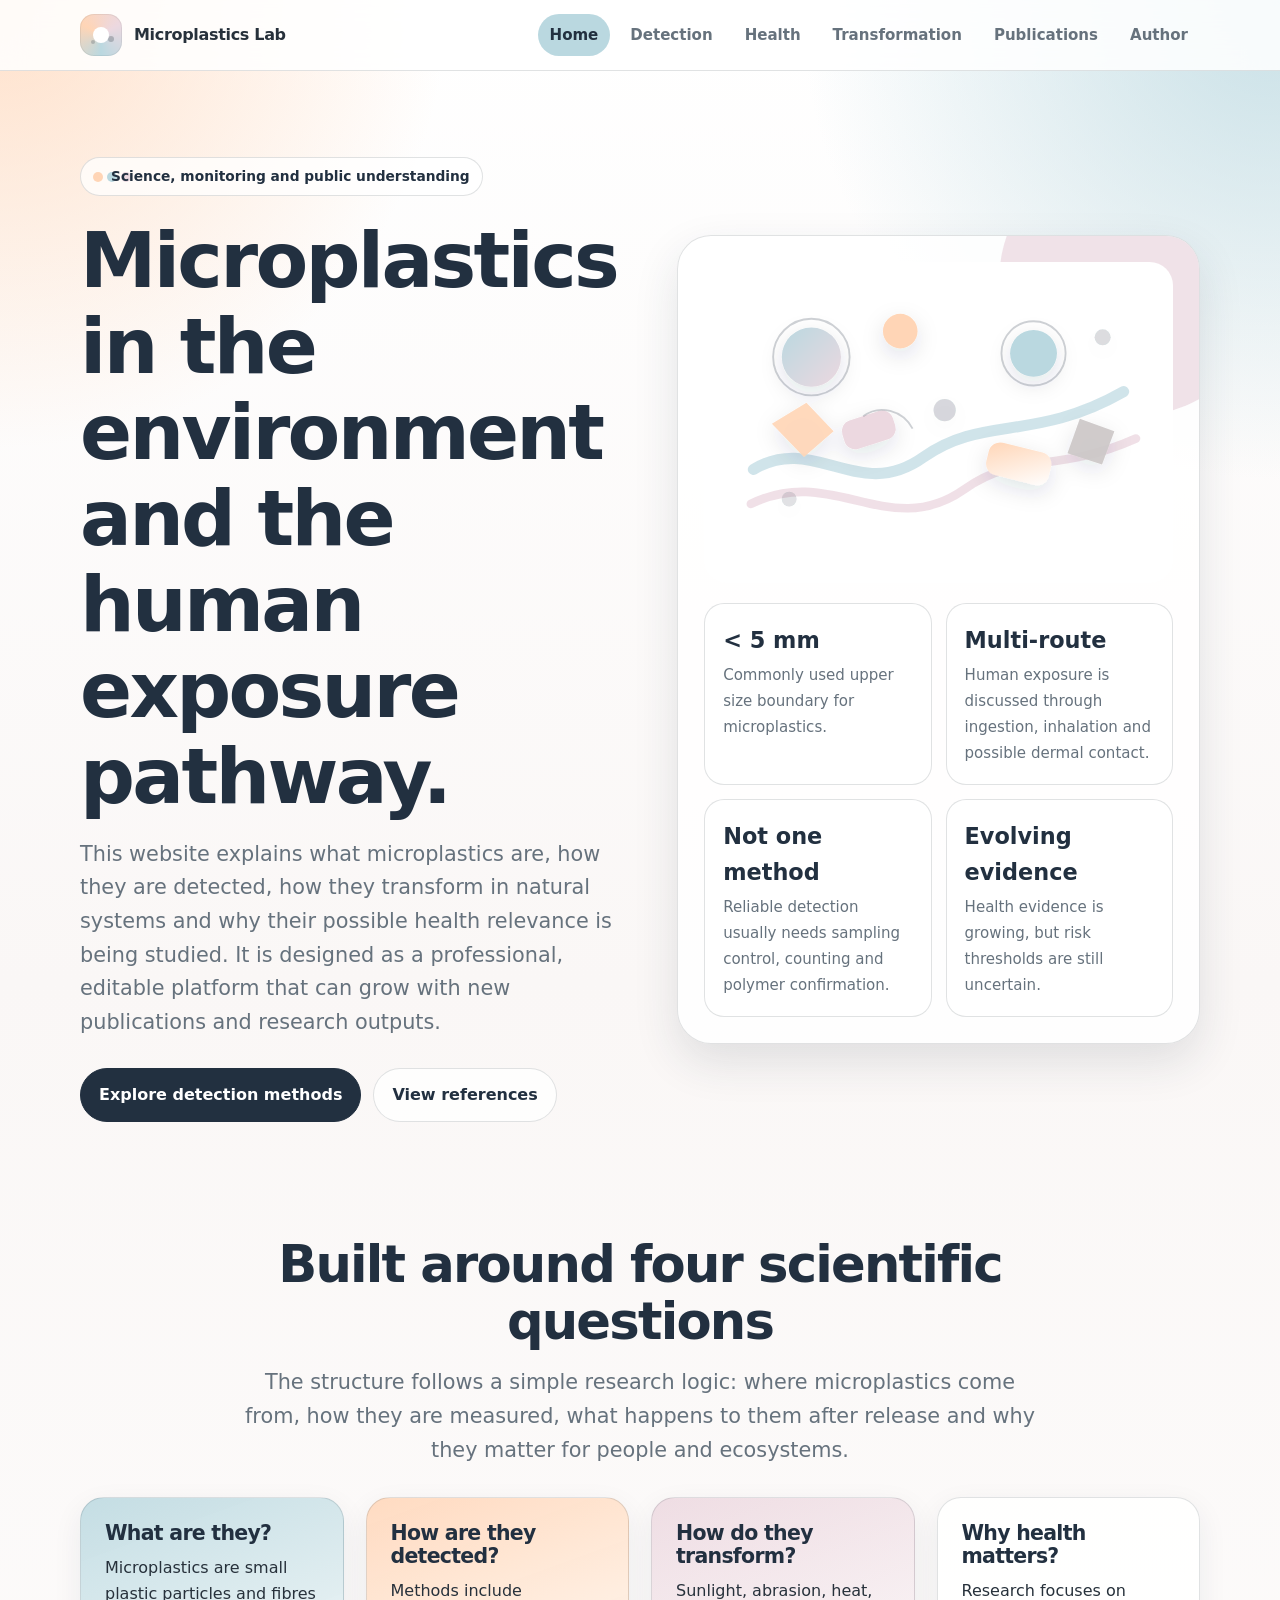
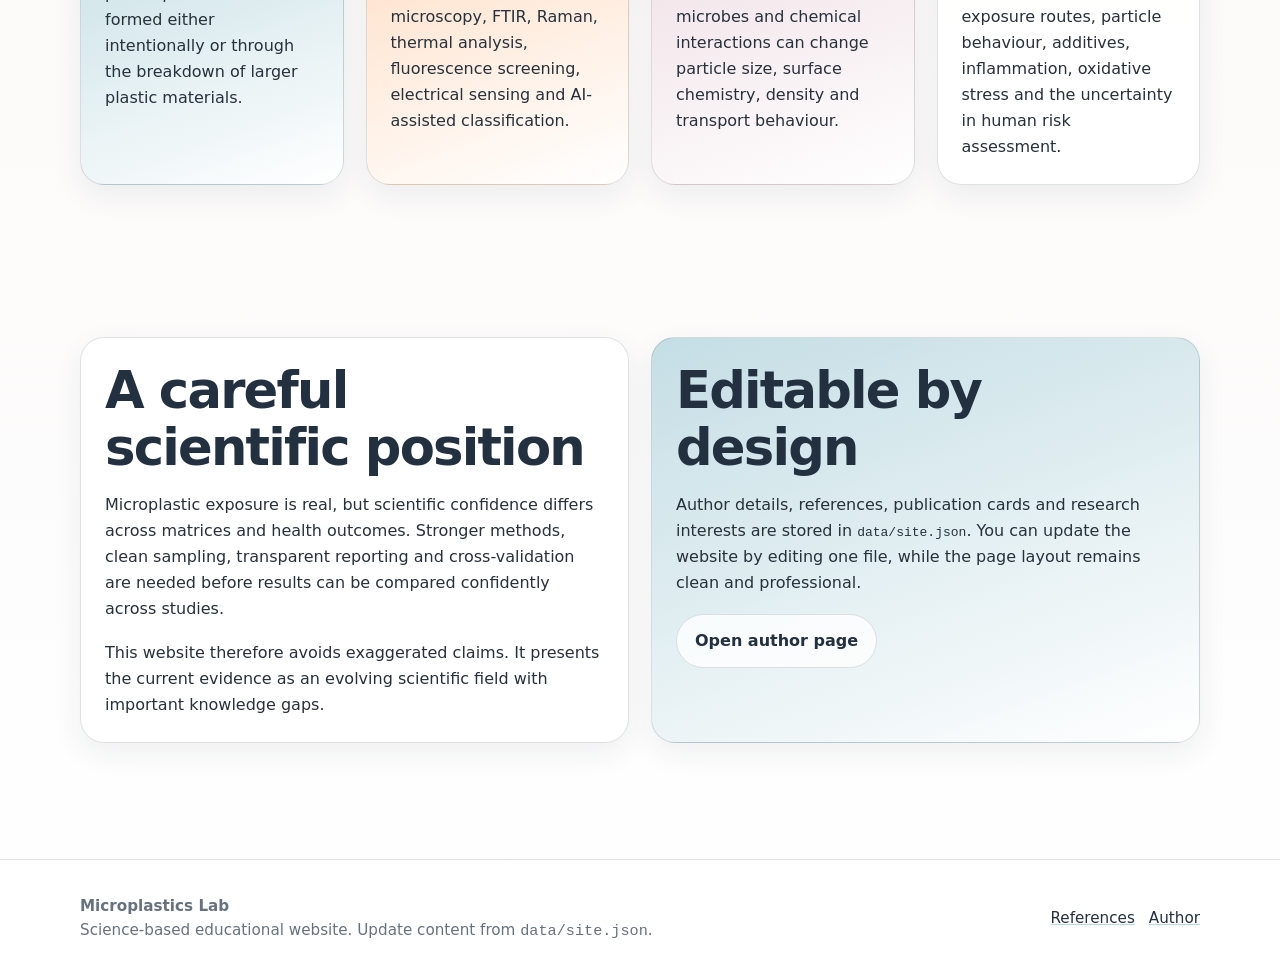
<file: index.html>
<!doctype html>
<html lang="en">
<head>
  <meta charset="utf-8">
  <meta name="viewport" content="width=device-width, initial-scale=1">
  <title>Microplastics Lab | Detection, Transformation and Health Relevance</title>
  <meta name="description" content="A science-based website on microplastic detection, transformation and health relevance.">
  <link rel="stylesheet" href="assets/css/styles.css">
</head>
<body>

<a class="skip-link" href="#content">Skip to content</a>
<header class="site-header">
  <div class="nav-wrap">
    <a class="brand" href="index.html" aria-label="Microplastics website home">
      <span class="brand-mark" aria-hidden="true"></span>
      <span>Microplastics Lab</span>
    </a>
    <button class="nav-toggle" type="button" aria-expanded="false" aria-label="Open navigation">Menu</button>
    <ul class="nav-links">
      <li><a href="index.html">Home</a></li>
      <li><a href="detection.html">Detection</a></li>
      <li><a href="health.html">Health</a></li>
      <li><a href="transformation.html">Transformation</a></li>
      <li><a href="publications.html">Publications</a></li>
      <li><a href="author.html">Author</a></li>
    </ul>
  </div>
</header>


<main id="content">
  <section class="hero">
    <div>
      <span class="kicker">Science, monitoring and public understanding</span>
      <h1>Microplastics in the environment and the human exposure pathway.</h1>
      <p class="lead">This website explains what microplastics are, how they are detected, how they transform in natural systems and why their possible health relevance is being studied. It is designed as a professional, editable platform that can grow with new publications and research outputs.</p>
      <div class="cta-row">
        <a class="button primary" href="detection.html">Explore detection methods</a>
        <a class="button secondary" href="publications.html">View references</a>
      </div>
    </div>
    <div class="hero-card">
      <img src="assets/img/microplastics-hero.svg" alt="Abstract illustration of microplastic particles in water">
      <div class="metric-grid">
        <div class="metric"><strong>&lt; 5 mm</strong><span>Commonly used upper size boundary for microplastics.</span></div>
        <div class="metric"><strong>Multi-route</strong><span>Human exposure is discussed through ingestion, inhalation and possible dermal contact.</span></div>
        <div class="metric"><strong>Not one method</strong><span>Reliable detection usually needs sampling control, counting and polymer confirmation.</span></div>
        <div class="metric"><strong>Evolving evidence</strong><span>Health evidence is growing, but risk thresholds are still uncertain.</span></div>
      </div>
    </div>
  </section>

  <section class="section tight">
    <div class="section-head center">
      <h2>Built around four scientific questions</h2>
      <p class="lead">The structure follows a simple research logic: where microplastics come from, how they are measured, what happens to them after release and why they matter for people and ecosystems.</p>
    </div>
    <div class="grid four">
      <article class="card accent-a">
        <h3>What are they?</h3>
        <p>Microplastics are small plastic particles and fibres formed either intentionally or through the breakdown of larger plastic materials.</p>
      </article>
      <article class="card accent-b">
        <h3>How are they detected?</h3>
        <p>Methods include microscopy, FTIR, Raman, thermal analysis, fluorescence screening, electrical sensing and AI-assisted classification.</p>
      </article>
      <article class="card accent-c">
        <h3>How do they transform?</h3>
        <p>Sunlight, abrasion, heat, microbes and chemical interactions can change particle size, surface chemistry, density and transport behaviour.</p>
      </article>
      <article class="card">
        <h3>Why health matters?</h3>
        <p>Research focuses on exposure routes, particle behaviour, additives, inflammation, oxidative stress and the uncertainty in human risk assessment.</p>
      </article>
    </div>
  </section>

  <section class="section">
    <div class="grid two">
      <div class="card">
        <h2>A careful scientific position</h2>
        <p>Microplastic exposure is real, but scientific confidence differs across matrices and health outcomes. Stronger methods, clean sampling, transparent reporting and cross-validation are needed before results can be compared confidently across studies.</p>
        <p>This website therefore avoids exaggerated claims. It presents the current evidence as an evolving scientific field with important knowledge gaps.</p>
      </div>
      <div class="card accent-a">
        <h2>Editable by design</h2>
        <p>Author details, references, publication cards and research interests are stored in <code>data/site.json</code>. You can update the website by editing one file, while the page layout remains clean and professional.</p>
        <a class="button secondary" href="author.html">Open author page</a>
      </div>
    </div>
  </section>
</main>

<footer class="site-footer">
  <div class="footer-inner">
    <div>
      <strong>Microplastics Lab</strong><br>
      Science-based educational website. Update content from <code>data/site.json</code>.
    </div>
    <div class="footer-links">
      <a href="publications.html">References</a>
      <a href="author.html">Author</a>
    </div>
  </div>
</footer>
<script src="assets/js/main.js"></script>

</body>
</html>
</file>
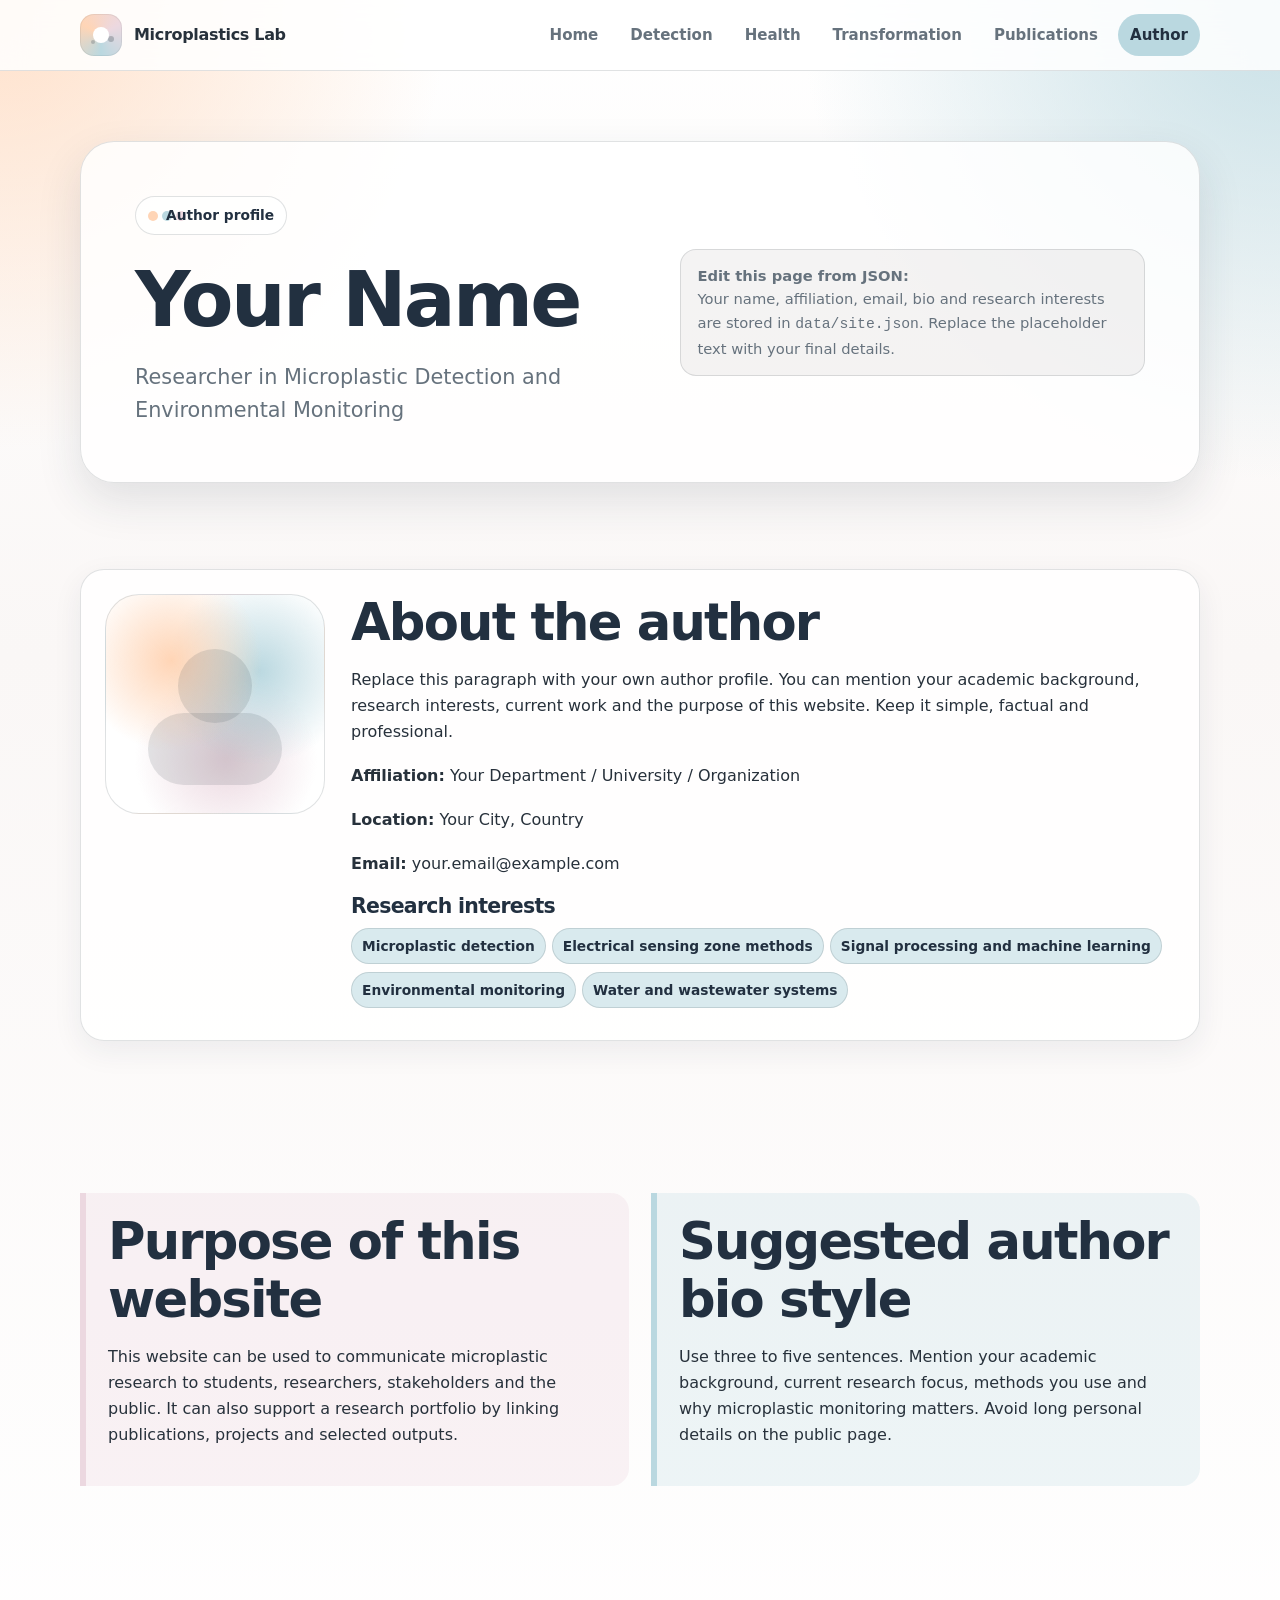
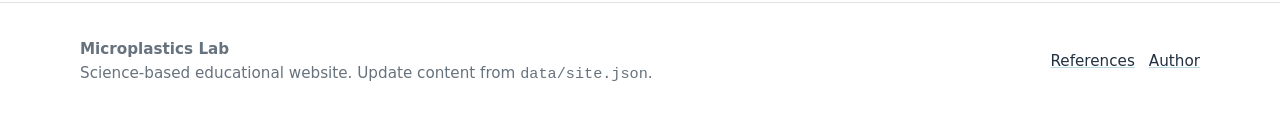
<file: author.html>
<!doctype html>
<html lang="en">
<head>
  <meta charset="utf-8">
  <meta name="viewport" content="width=device-width, initial-scale=1">
  <title>Author | Microplastics Lab</title>
  <meta name="description" content="Author profile and contact page for the microplastics website.">
  <link rel="stylesheet" href="assets/css/styles.css">
</head>
<body>

<a class="skip-link" href="#content">Skip to content</a>
<header class="site-header">
  <div class="nav-wrap">
    <a class="brand" href="index.html" aria-label="Microplastics website home">
      <span class="brand-mark" aria-hidden="true"></span>
      <span>Microplastics Lab</span>
    </a>
    <button class="nav-toggle" type="button" aria-expanded="false" aria-label="Open navigation">Menu</button>
    <ul class="nav-links">
      <li><a href="index.html">Home</a></li>
      <li><a href="detection.html">Detection</a></li>
      <li><a href="health.html">Health</a></li>
      <li><a href="transformation.html">Transformation</a></li>
      <li><a href="publications.html">Publications</a></li>
      <li><a href="author.html">Author</a></li>
    </ul>
  </div>
</header>


<main id="content">
  <section class="page-hero">
    <div class="page-hero-inner">
      <div>
        <span class="kicker">Author profile</span>
        <h1 data-author-name>Your Name</h1>
        <p class="lead" data-author-role>Researcher in Microplastic Detection and Environmental Monitoring</p>
      </div>
      <div class="notice">
        <strong>Edit this page from JSON:</strong><br>
        Your name, affiliation, email, bio and research interests are stored in <code>data/site.json</code>. Replace the placeholder text with your final details.
      </div>
    </div>
  </section>

  <section class="section tight">
    <div class="card author-box">
      <div class="avatar" aria-hidden="true"></div>
      <div>
        <h2>About the author</h2>
        <p data-author-bio>Replace this paragraph with your own author profile.</p>
        <p><strong>Affiliation:</strong> <span data-author-affiliation>Your Department / University / Organization</span></p>
        <p><strong>Location:</strong> <span data-author-location>Your City, Country</span></p>
        <p><strong>Email:</strong> <span data-author-email>your.email@example.com</span></p>
        <h3>Research interests</h3>
        <div data-author-interests>
          <span class="tag">Microplastic detection</span>
          <span class="tag">Environmental monitoring</span>
        </div>
      </div>
    </div>
  </section>

  <section class="section">
    <div class="grid two">
      <div class="callout pink">
        <h2>Purpose of this website</h2>
        <p>This website can be used to communicate microplastic research to students, researchers, stakeholders and the public. It can also support a research portfolio by linking publications, projects and selected outputs.</p>
      </div>
      <div class="callout blue">
        <h2>Suggested author bio style</h2>
        <p>Use three to five sentences. Mention your academic background, current research focus, methods you use and why microplastic monitoring matters. Avoid long personal details on the public page.</p>
      </div>
    </div>
  </section>
</main>

<footer class="site-footer">
  <div class="footer-inner">
    <div>
      <strong>Microplastics Lab</strong><br>
      Science-based educational website. Update content from <code>data/site.json</code>.
    </div>
    <div class="footer-links">
      <a href="publications.html">References</a>
      <a href="author.html">Author</a>
    </div>
  </div>
</footer>
<script src="assets/js/main.js"></script>

</body>
</html>
</file>
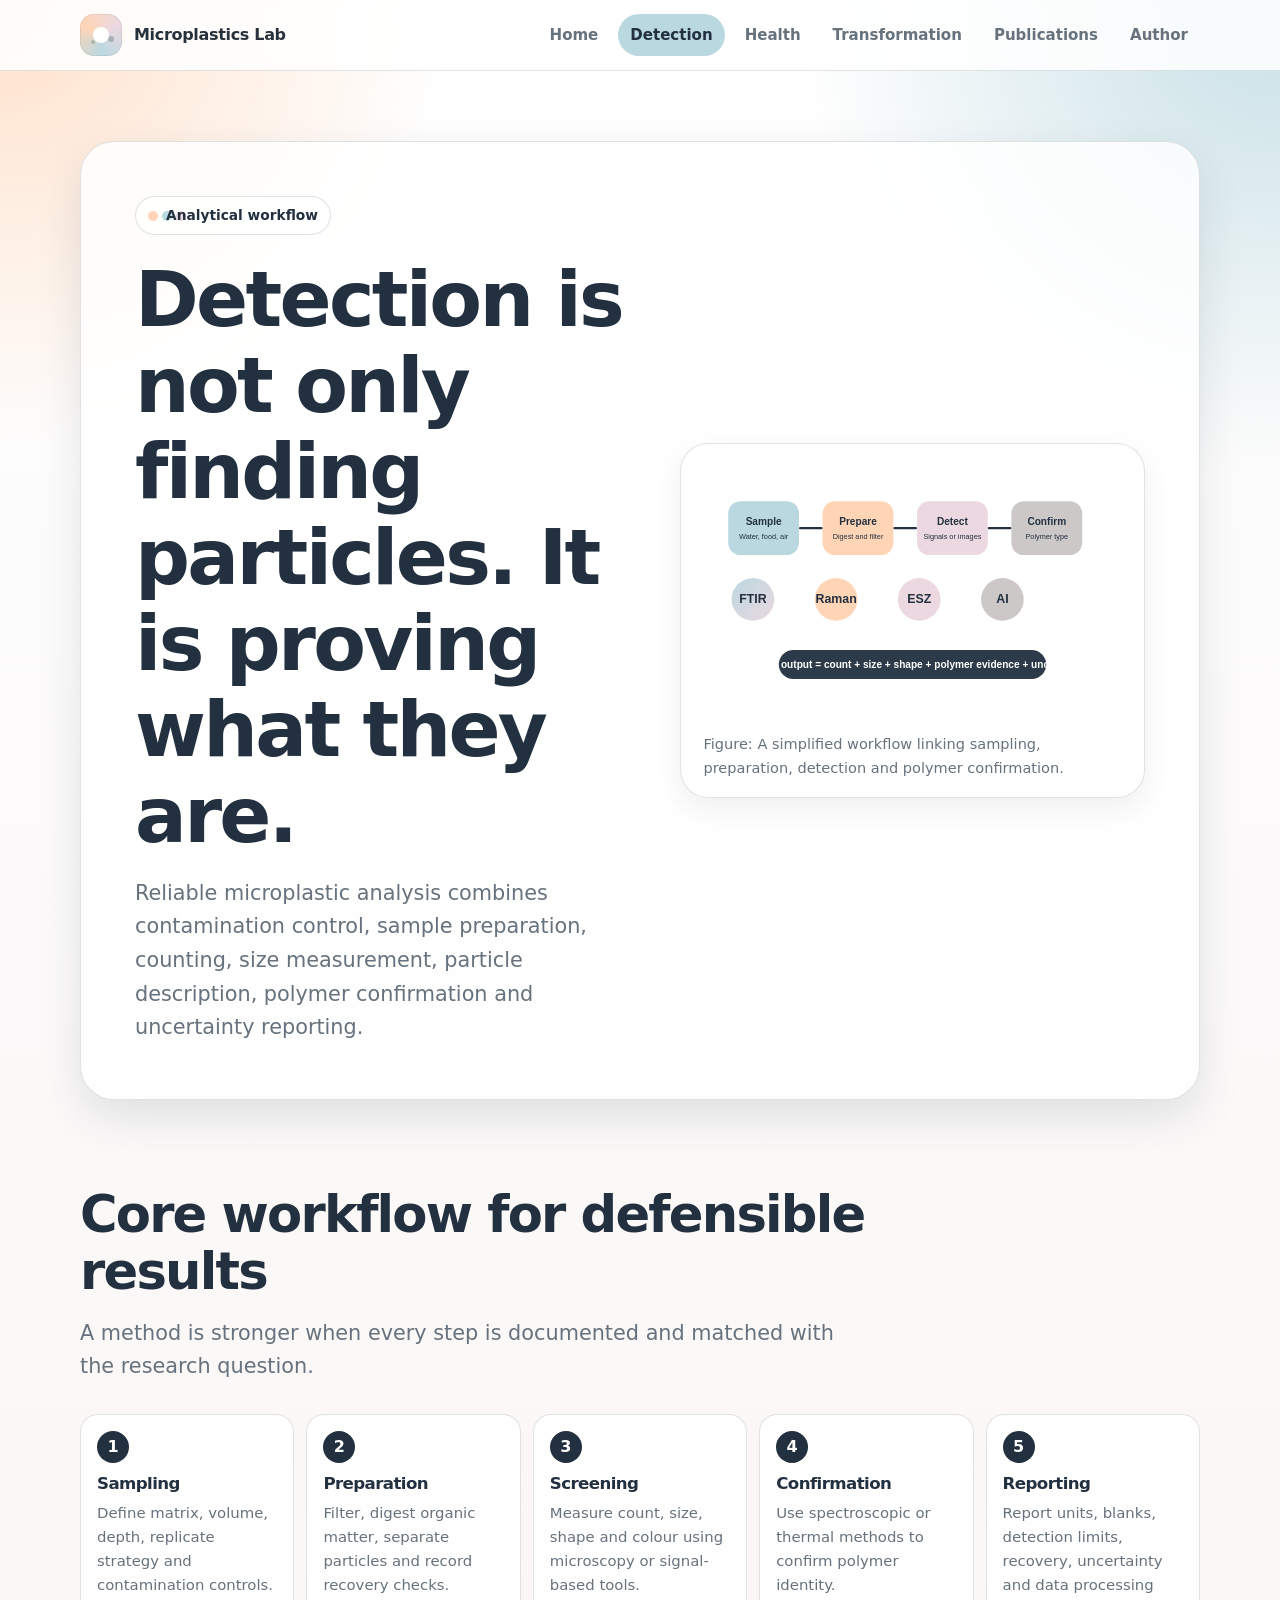
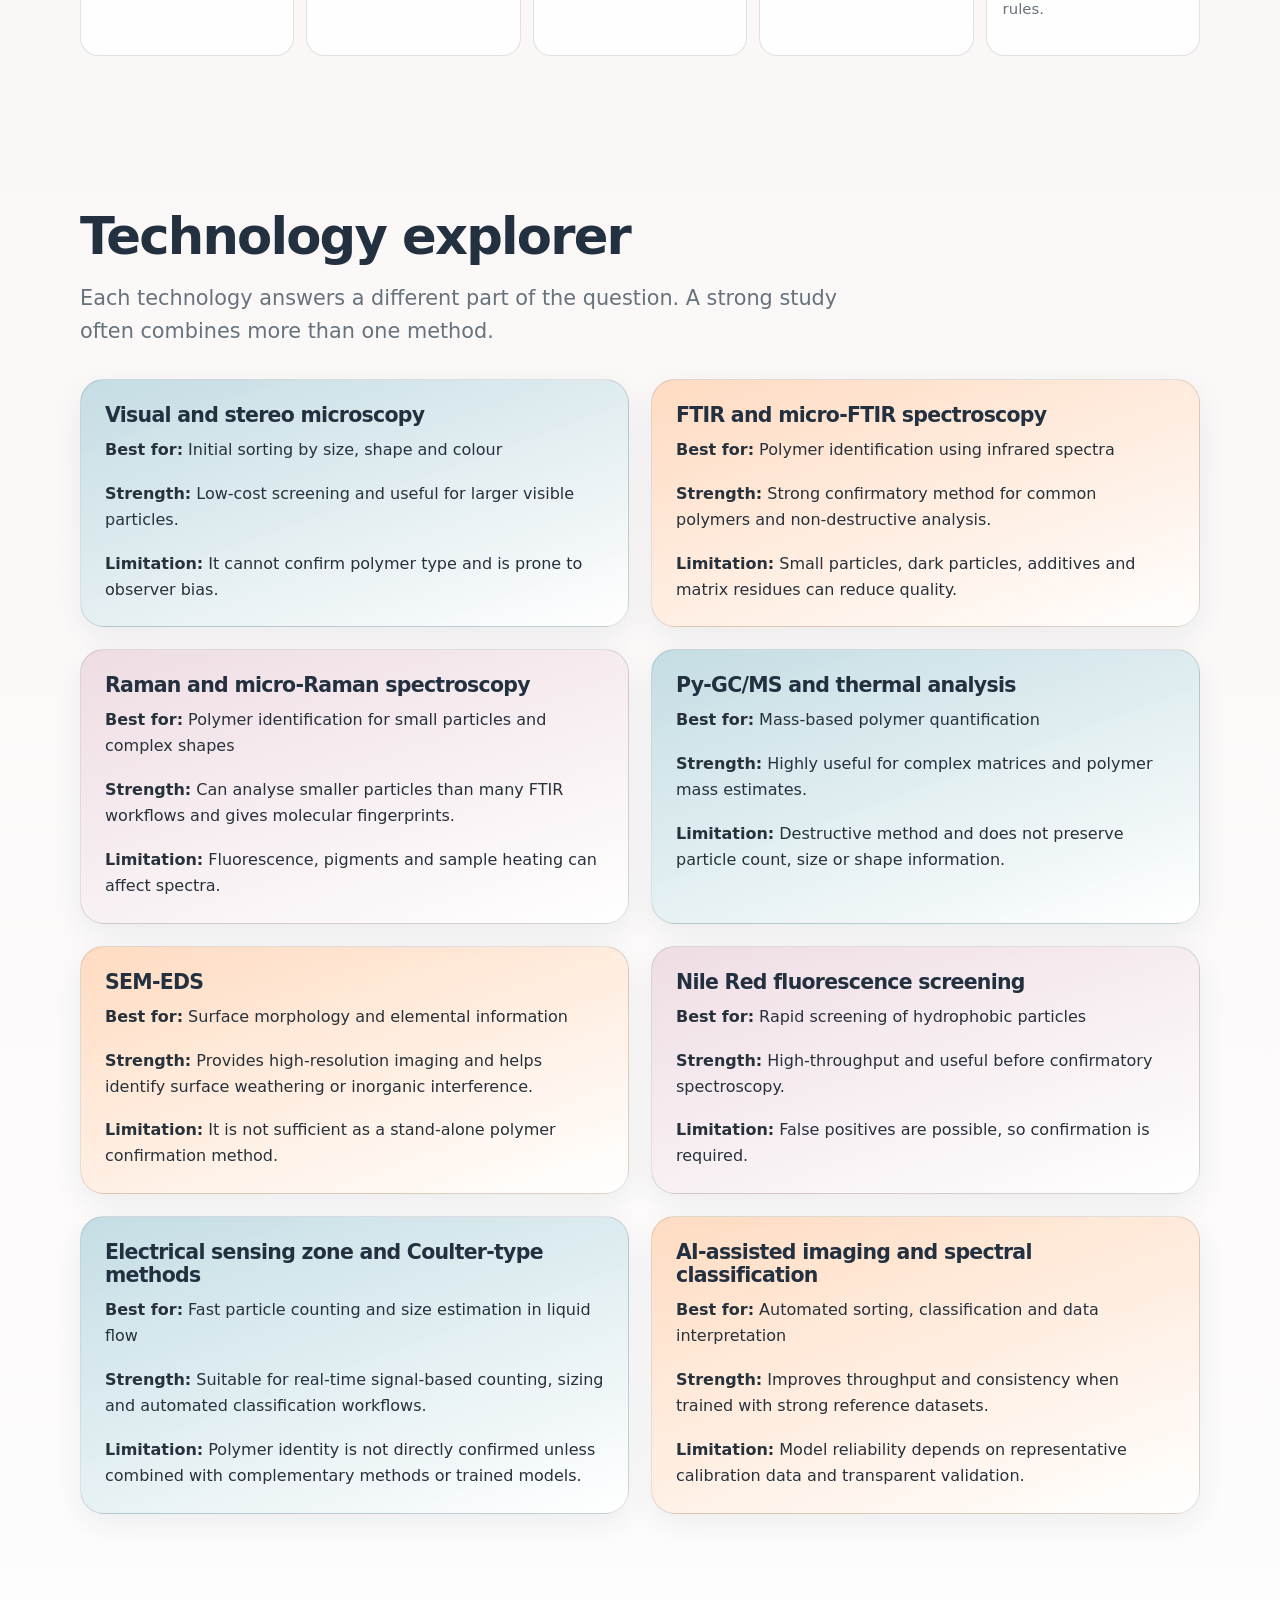
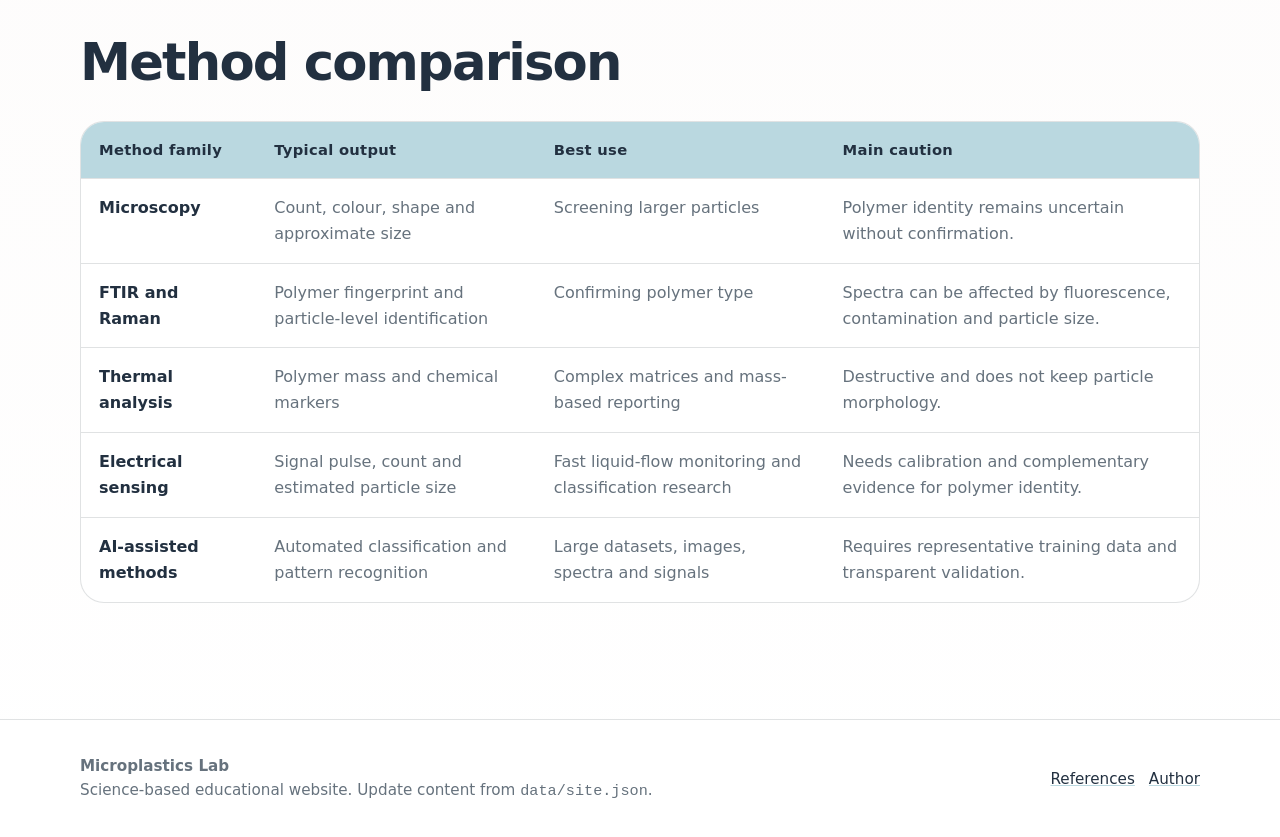
<file: detection.html>
<!doctype html>
<html lang="en">
<head>
  <meta charset="utf-8">
  <meta name="viewport" content="width=device-width, initial-scale=1">
  <title>Detection Technologies | Microplastics Lab</title>
  <meta name="description" content="Scientific overview of microplastic detection technologies and workflows.">
  <link rel="stylesheet" href="assets/css/styles.css">
</head>
<body>

<a class="skip-link" href="#content">Skip to content</a>
<header class="site-header">
  <div class="nav-wrap">
    <a class="brand" href="index.html" aria-label="Microplastics website home">
      <span class="brand-mark" aria-hidden="true"></span>
      <span>Microplastics Lab</span>
    </a>
    <button class="nav-toggle" type="button" aria-expanded="false" aria-label="Open navigation">Menu</button>
    <ul class="nav-links">
      <li><a href="index.html">Home</a></li>
      <li><a href="detection.html">Detection</a></li>
      <li><a href="health.html">Health</a></li>
      <li><a href="transformation.html">Transformation</a></li>
      <li><a href="publications.html">Publications</a></li>
      <li><a href="author.html">Author</a></li>
    </ul>
  </div>
</header>


<main id="content">
  <section class="page-hero">
    <div class="page-hero-inner">
      <div>
        <span class="kicker">Analytical workflow</span>
        <h1>Detection is not only finding particles. It is proving what they are.</h1>
        <p class="lead">Reliable microplastic analysis combines contamination control, sample preparation, counting, size measurement, particle description, polymer confirmation and uncertainty reporting.</p>
      </div>
      <div class="figure-panel">
        <img src="assets/img/detection-workflow.svg" alt="Microplastic detection workflow diagram">
        <div class="figure-caption">Figure: A simplified workflow linking sampling, preparation, detection and polymer confirmation.</div>
      </div>
    </div>
  </section>

  <section class="section tight">
    <div class="section-head">
      <h2>Core workflow for defensible results</h2>
      <p class="lead">A method is stronger when every step is documented and matched with the research question.</p>
    </div>
    <div class="workflow">
      <div class="step"><div class="step-num">1</div><h3>Sampling</h3><p>Define matrix, volume, depth, replicate strategy and contamination controls.</p></div>
      <div class="step"><div class="step-num">2</div><h3>Preparation</h3><p>Filter, digest organic matter, separate particles and record recovery checks.</p></div>
      <div class="step"><div class="step-num">3</div><h3>Screening</h3><p>Measure count, size, shape and colour using microscopy or signal-based tools.</p></div>
      <div class="step"><div class="step-num">4</div><h3>Confirmation</h3><p>Use spectroscopic or thermal methods to confirm polymer identity.</p></div>
      <div class="step"><div class="step-num">5</div><h3>Reporting</h3><p>Report units, blanks, detection limits, recovery, uncertainty and data processing rules.</p></div>
    </div>
  </section>

  <section class="section">
    <div class="section-head">
      <h2>Technology explorer</h2>
      <p class="lead">Each technology answers a different part of the question. A strong study often combines more than one method.</p>
    </div>
    <div class="grid two" data-render="technology-cards">
      <article class="card"><h3>Loading technology cards</h3><p>Serve the website through a local server to load dynamic JSON content.</p></article>
    </div>
  </section>

  <section class="section tight">
    <div class="section-head">
      <h2>Method comparison</h2>
    </div>
    <div class="table-wrap">
      <table>
        <thead><tr><th>Method family</th><th>Typical output</th><th>Best use</th><th>Main caution</th></tr></thead>
        <tbody>
          <tr><td><strong>Microscopy</strong></td><td>Count, colour, shape and approximate size</td><td>Screening larger particles</td><td>Polymer identity remains uncertain without confirmation.</td></tr>
          <tr><td><strong>FTIR and Raman</strong></td><td>Polymer fingerprint and particle-level identification</td><td>Confirming polymer type</td><td>Spectra can be affected by fluorescence, contamination and particle size.</td></tr>
          <tr><td><strong>Thermal analysis</strong></td><td>Polymer mass and chemical markers</td><td>Complex matrices and mass-based reporting</td><td>Destructive and does not keep particle morphology.</td></tr>
          <tr><td><strong>Electrical sensing</strong></td><td>Signal pulse, count and estimated particle size</td><td>Fast liquid-flow monitoring and classification research</td><td>Needs calibration and complementary evidence for polymer identity.</td></tr>
          <tr><td><strong>AI-assisted methods</strong></td><td>Automated classification and pattern recognition</td><td>Large datasets, images, spectra and signals</td><td>Requires representative training data and transparent validation.</td></tr>
        </tbody>
      </table>
    </div>
  </section>
</main>

<footer class="site-footer">
  <div class="footer-inner">
    <div>
      <strong>Microplastics Lab</strong><br>
      Science-based educational website. Update content from <code>data/site.json</code>.
    </div>
    <div class="footer-links">
      <a href="publications.html">References</a>
      <a href="author.html">Author</a>
    </div>
  </div>
</footer>
<script src="assets/js/main.js"></script>

</body>
</html>
</file>
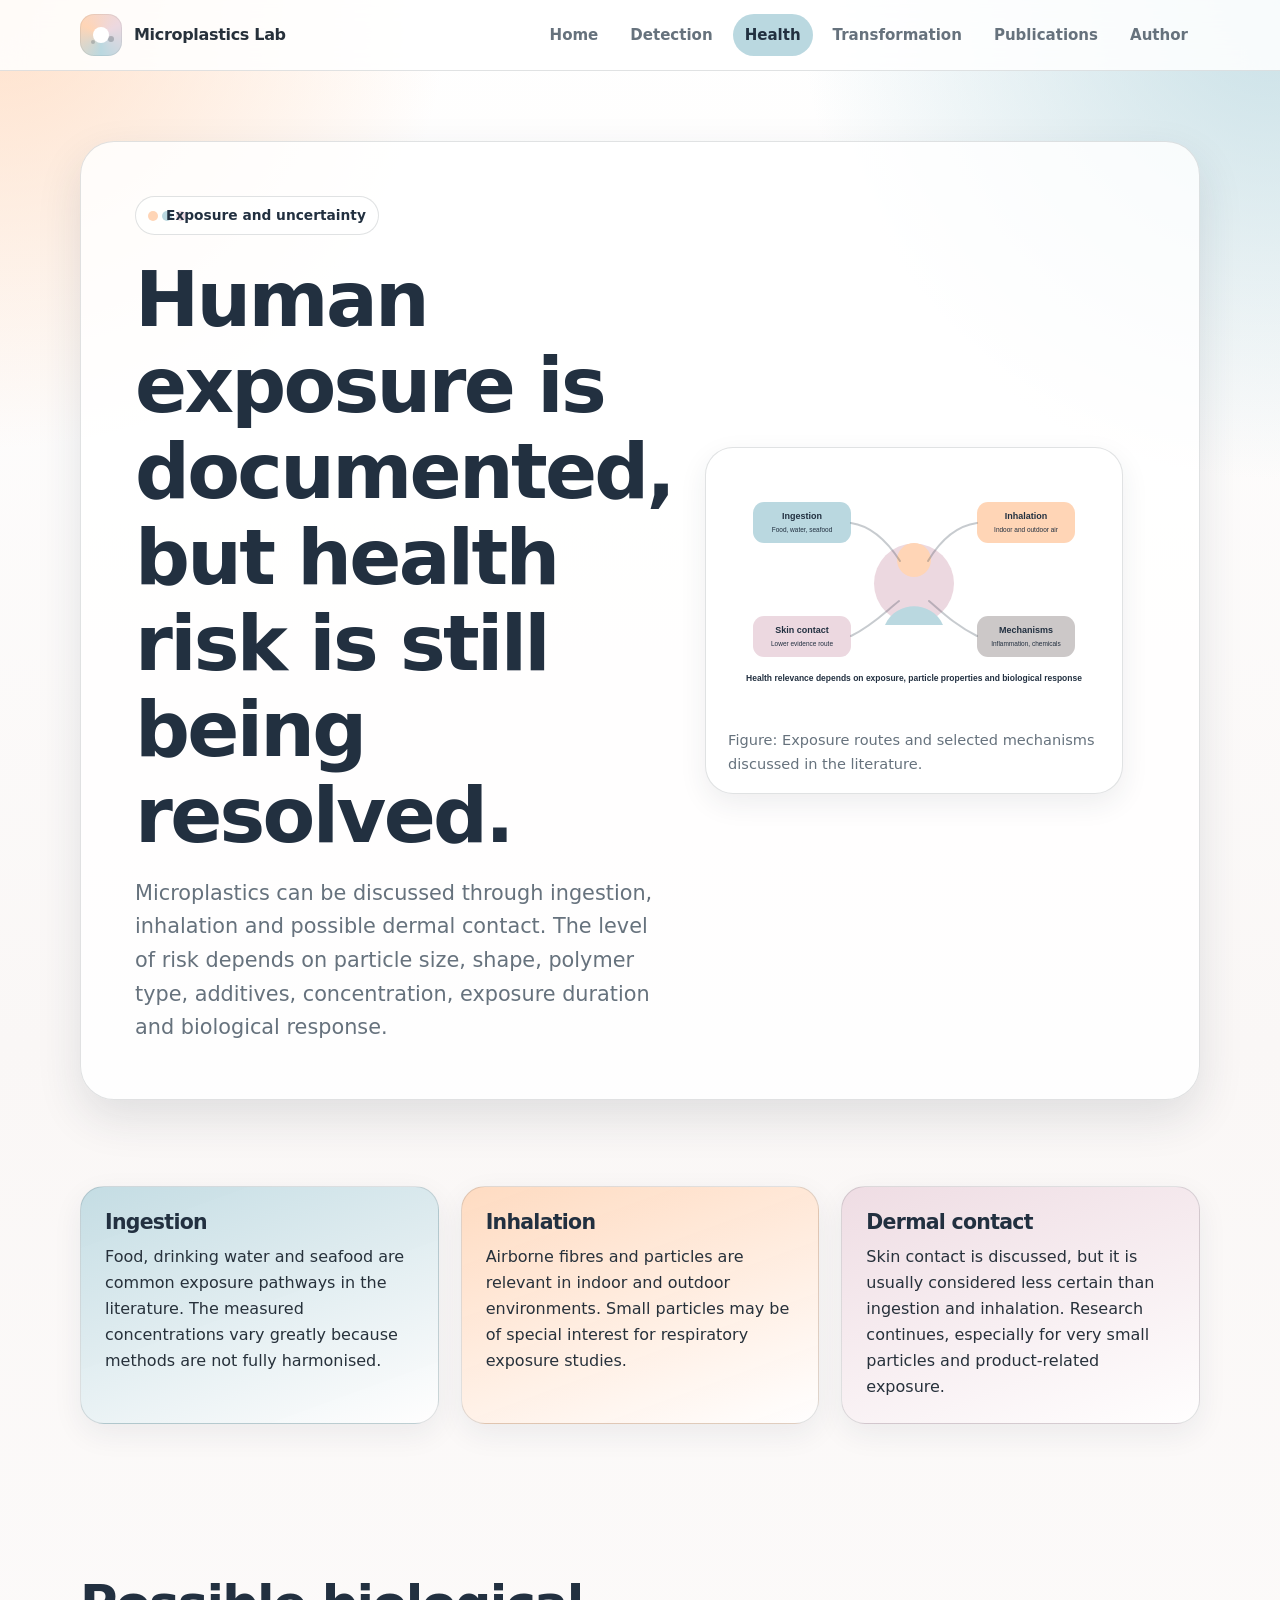
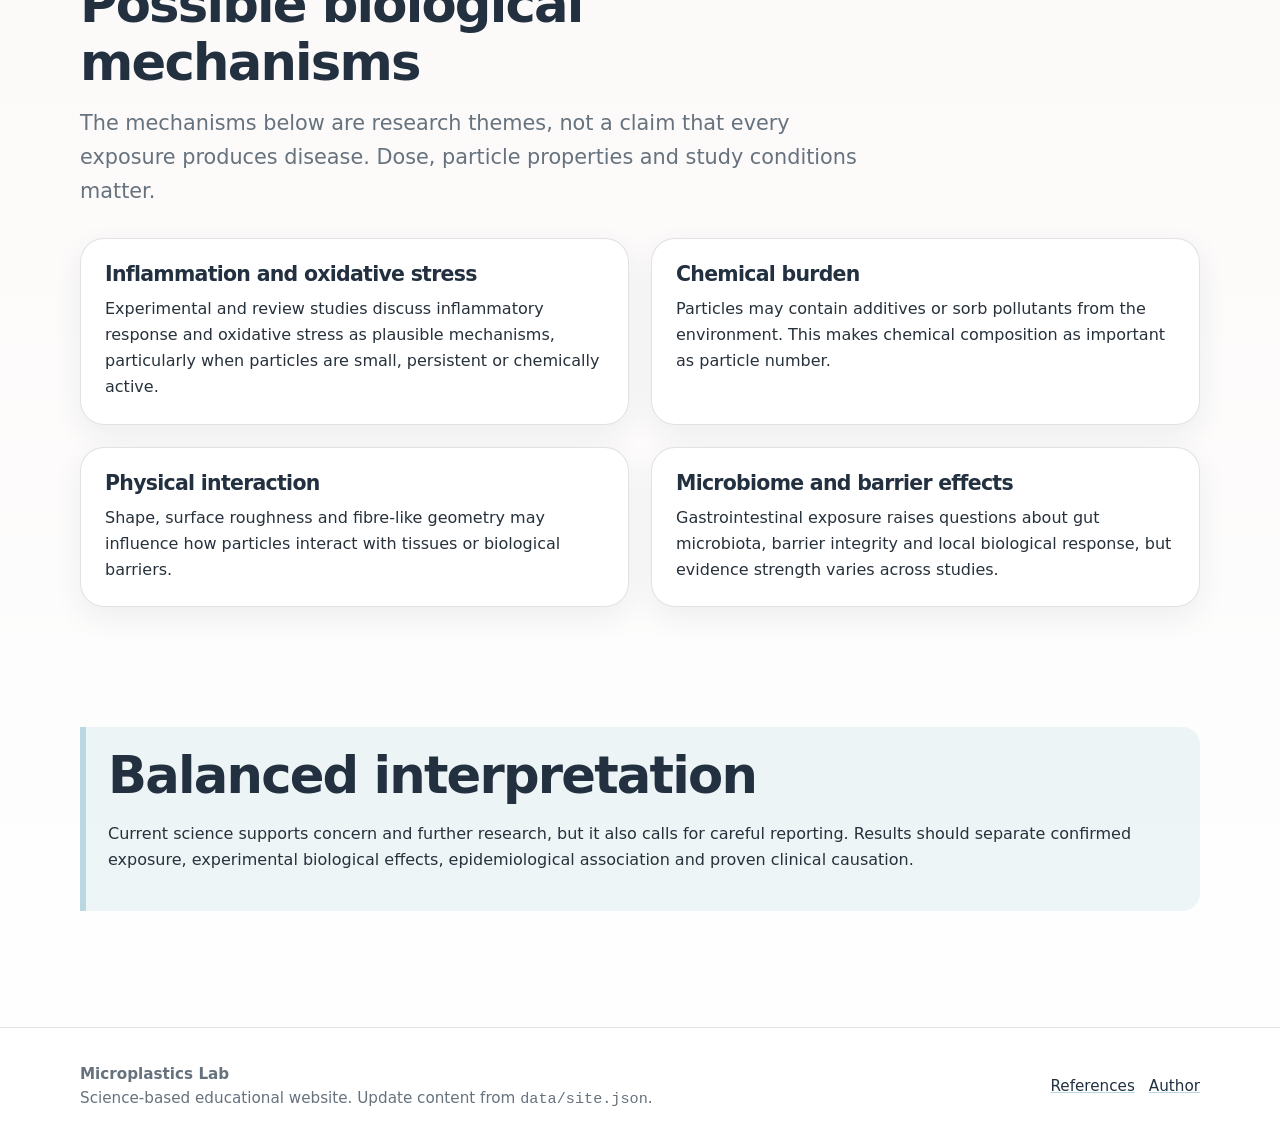
<file: health.html>
<!doctype html>
<html lang="en">
<head>
  <meta charset="utf-8">
  <meta name="viewport" content="width=device-width, initial-scale=1">
  <title>Health Relevance | Microplastics Lab</title>
  <meta name="description" content="Evidence-informed explanation of possible human health relevance of microplastics.">
  <link rel="stylesheet" href="assets/css/styles.css">
</head>
<body>

<a class="skip-link" href="#content">Skip to content</a>
<header class="site-header">
  <div class="nav-wrap">
    <a class="brand" href="index.html" aria-label="Microplastics website home">
      <span class="brand-mark" aria-hidden="true"></span>
      <span>Microplastics Lab</span>
    </a>
    <button class="nav-toggle" type="button" aria-expanded="false" aria-label="Open navigation">Menu</button>
    <ul class="nav-links">
      <li><a href="index.html">Home</a></li>
      <li><a href="detection.html">Detection</a></li>
      <li><a href="health.html">Health</a></li>
      <li><a href="transformation.html">Transformation</a></li>
      <li><a href="publications.html">Publications</a></li>
      <li><a href="author.html">Author</a></li>
    </ul>
  </div>
</header>


<main id="content">
  <section class="page-hero">
    <div class="page-hero-inner">
      <div>
        <span class="kicker">Exposure and uncertainty</span>
        <h1>Human exposure is documented, but health risk is still being resolved.</h1>
        <p class="lead">Microplastics can be discussed through ingestion, inhalation and possible dermal contact. The level of risk depends on particle size, shape, polymer type, additives, concentration, exposure duration and biological response.</p>
      </div>
      <div class="figure-panel">
        <img src="assets/img/health-exposure.svg" alt="Exposure routes and health relevance diagram">
        <div class="figure-caption">Figure: Exposure routes and selected mechanisms discussed in the literature.</div>
      </div>
    </div>
  </section>

  <section class="section tight">
    <div class="grid three">
      <article class="card accent-a"><h3>Ingestion</h3><p>Food, drinking water and seafood are common exposure pathways in the literature. The measured concentrations vary greatly because methods are not fully harmonised.</p></article>
      <article class="card accent-b"><h3>Inhalation</h3><p>Airborne fibres and particles are relevant in indoor and outdoor environments. Small particles may be of special interest for respiratory exposure studies.</p></article>
      <article class="card accent-c"><h3>Dermal contact</h3><p>Skin contact is discussed, but it is usually considered less certain than ingestion and inhalation. Research continues, especially for very small particles and product-related exposure.</p></article>
    </div>
  </section>

  <section class="section">
    <div class="section-head">
      <h2>Possible biological mechanisms</h2>
      <p class="lead">The mechanisms below are research themes, not a claim that every exposure produces disease. Dose, particle properties and study conditions matter.</p>
    </div>
    <div class="grid two">
      <article class="card"><h3>Inflammation and oxidative stress</h3><p>Experimental and review studies discuss inflammatory response and oxidative stress as plausible mechanisms, particularly when particles are small, persistent or chemically active.</p></article>
      <article class="card"><h3>Chemical burden</h3><p>Particles may contain additives or sorb pollutants from the environment. This makes chemical composition as important as particle number.</p></article>
      <article class="card"><h3>Physical interaction</h3><p>Shape, surface roughness and fibre-like geometry may influence how particles interact with tissues or biological barriers.</p></article>
      <article class="card"><h3>Microbiome and barrier effects</h3><p>Gastrointestinal exposure raises questions about gut microbiota, barrier integrity and local biological response, but evidence strength varies across studies.</p></article>
    </div>
  </section>

  <section class="section tight">
    <div class="callout blue">
      <h2>Balanced interpretation</h2>
      <p>Current science supports concern and further research, but it also calls for careful reporting. Results should separate confirmed exposure, experimental biological effects, epidemiological association and proven clinical causation.</p>
    </div>
  </section>
</main>

<footer class="site-footer">
  <div class="footer-inner">
    <div>
      <strong>Microplastics Lab</strong><br>
      Science-based educational website. Update content from <code>data/site.json</code>.
    </div>
    <div class="footer-links">
      <a href="publications.html">References</a>
      <a href="author.html">Author</a>
    </div>
  </div>
</footer>
<script src="assets/js/main.js"></script>

</body>
</html>
</file>
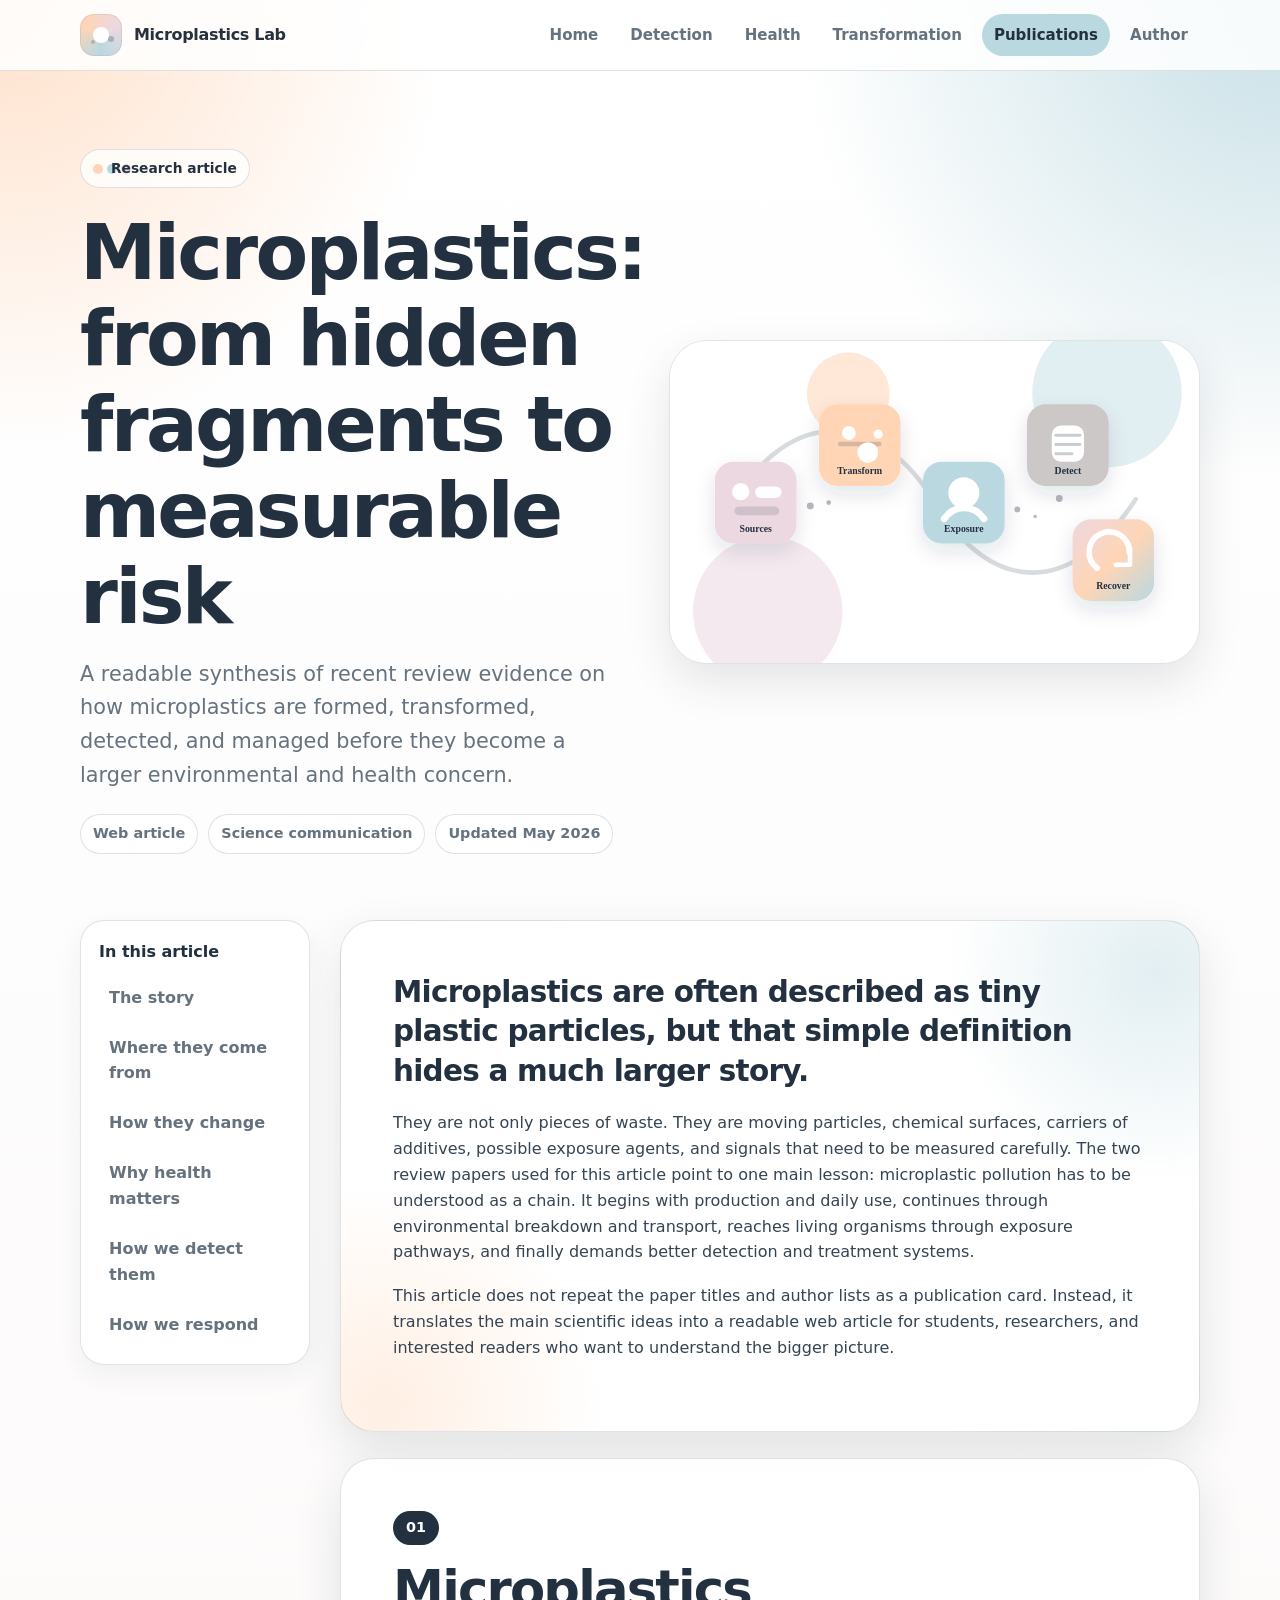
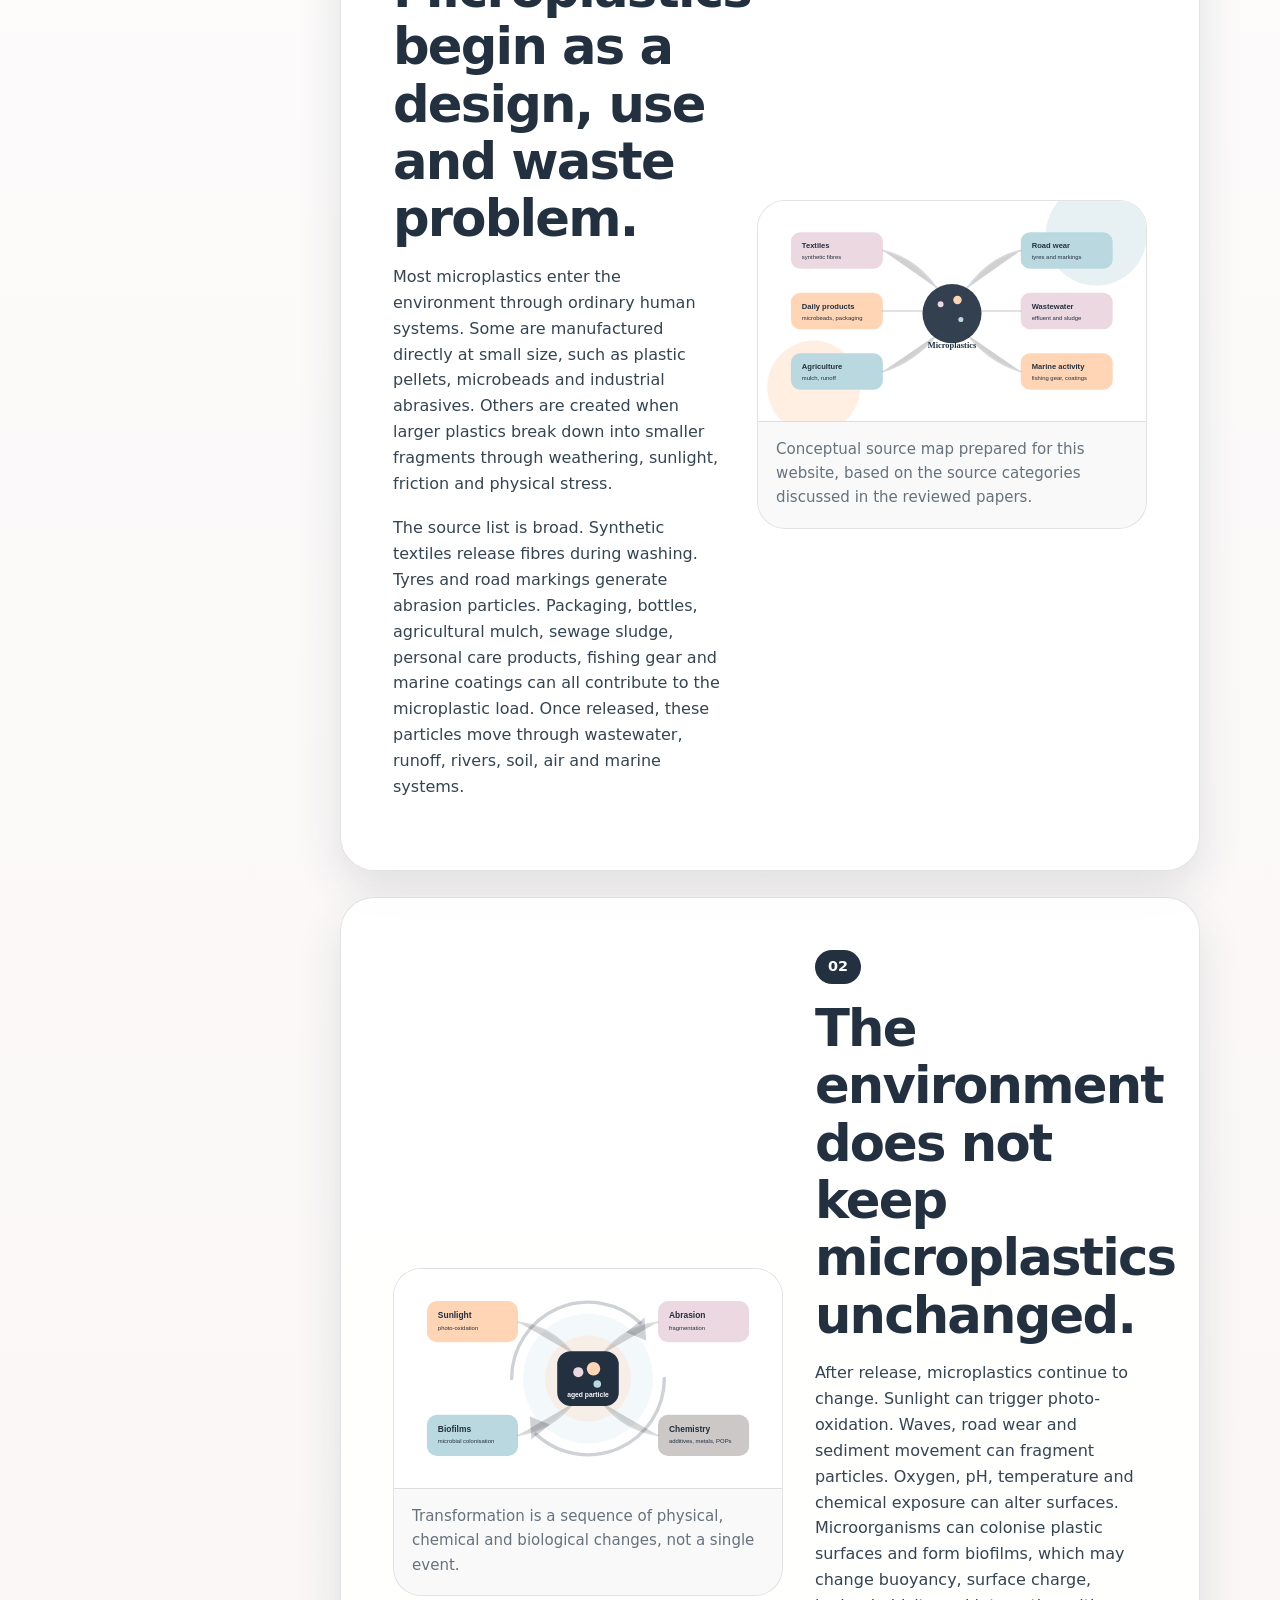
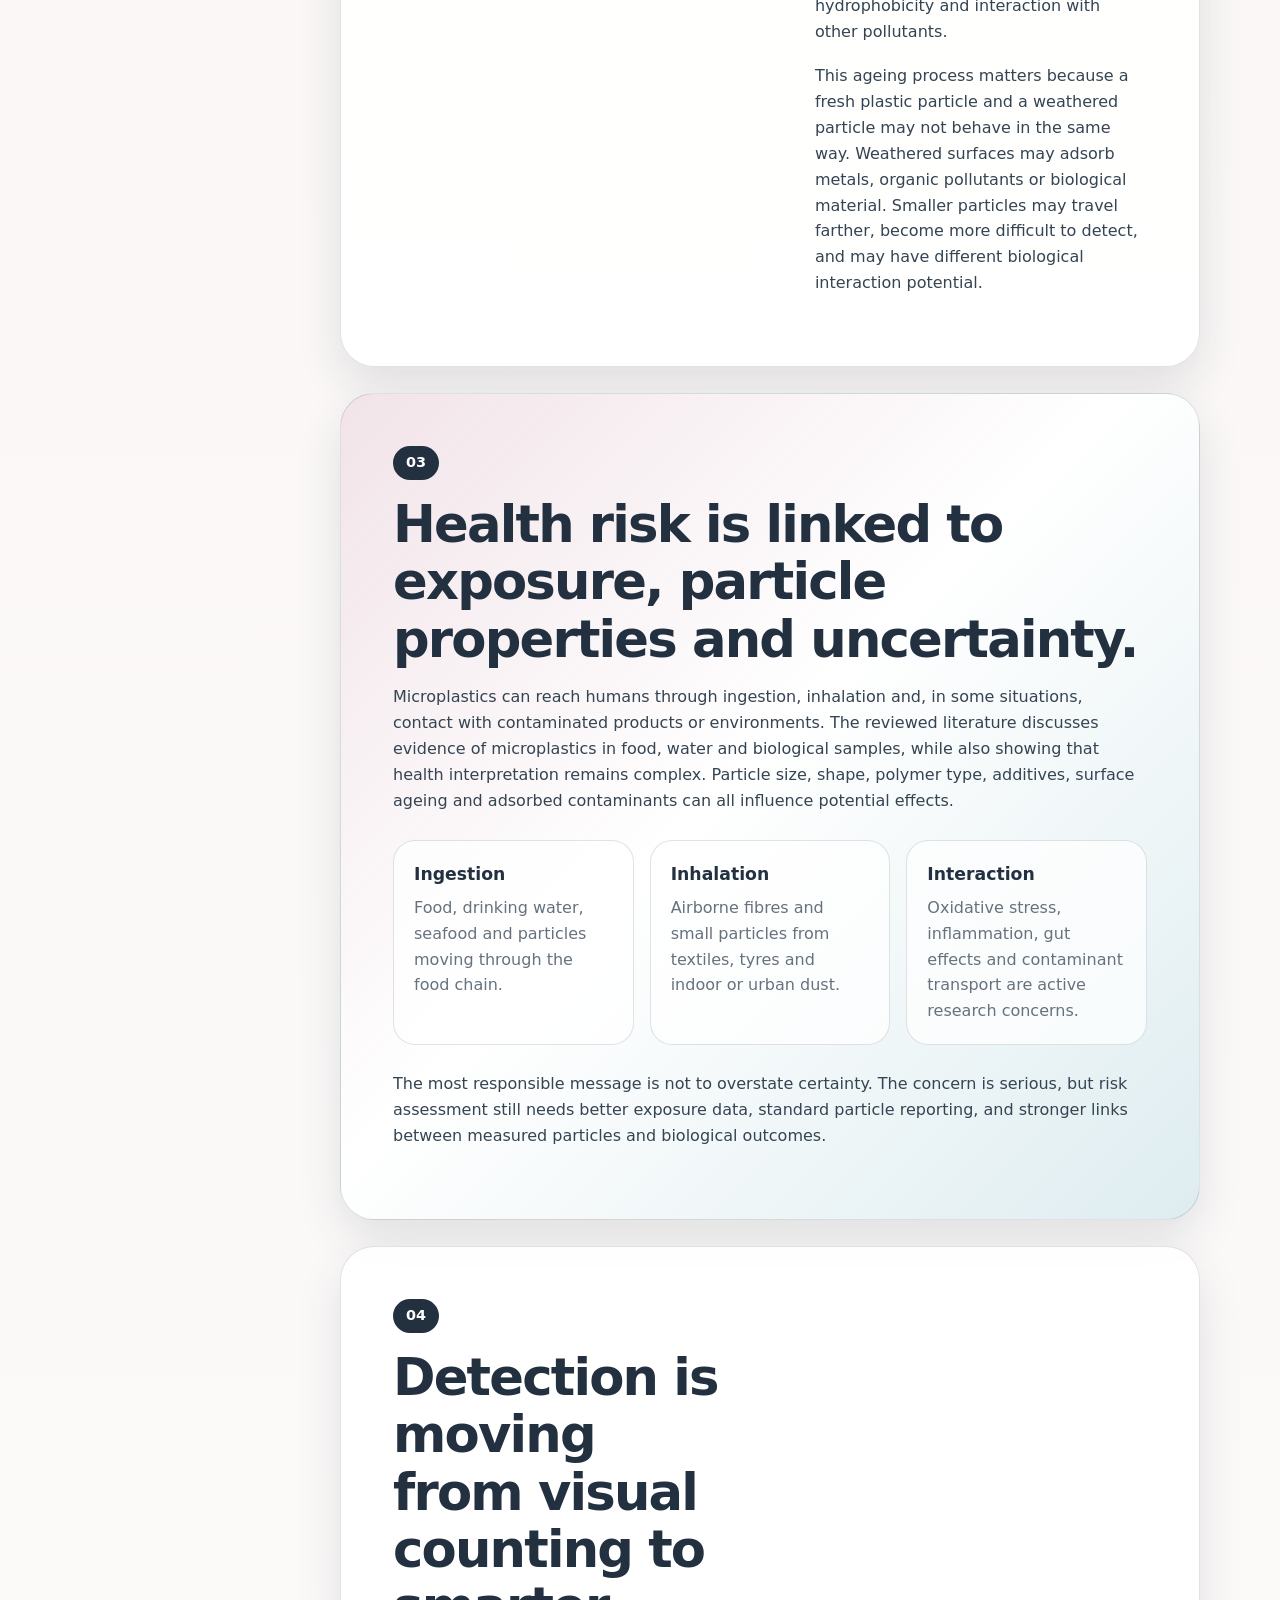
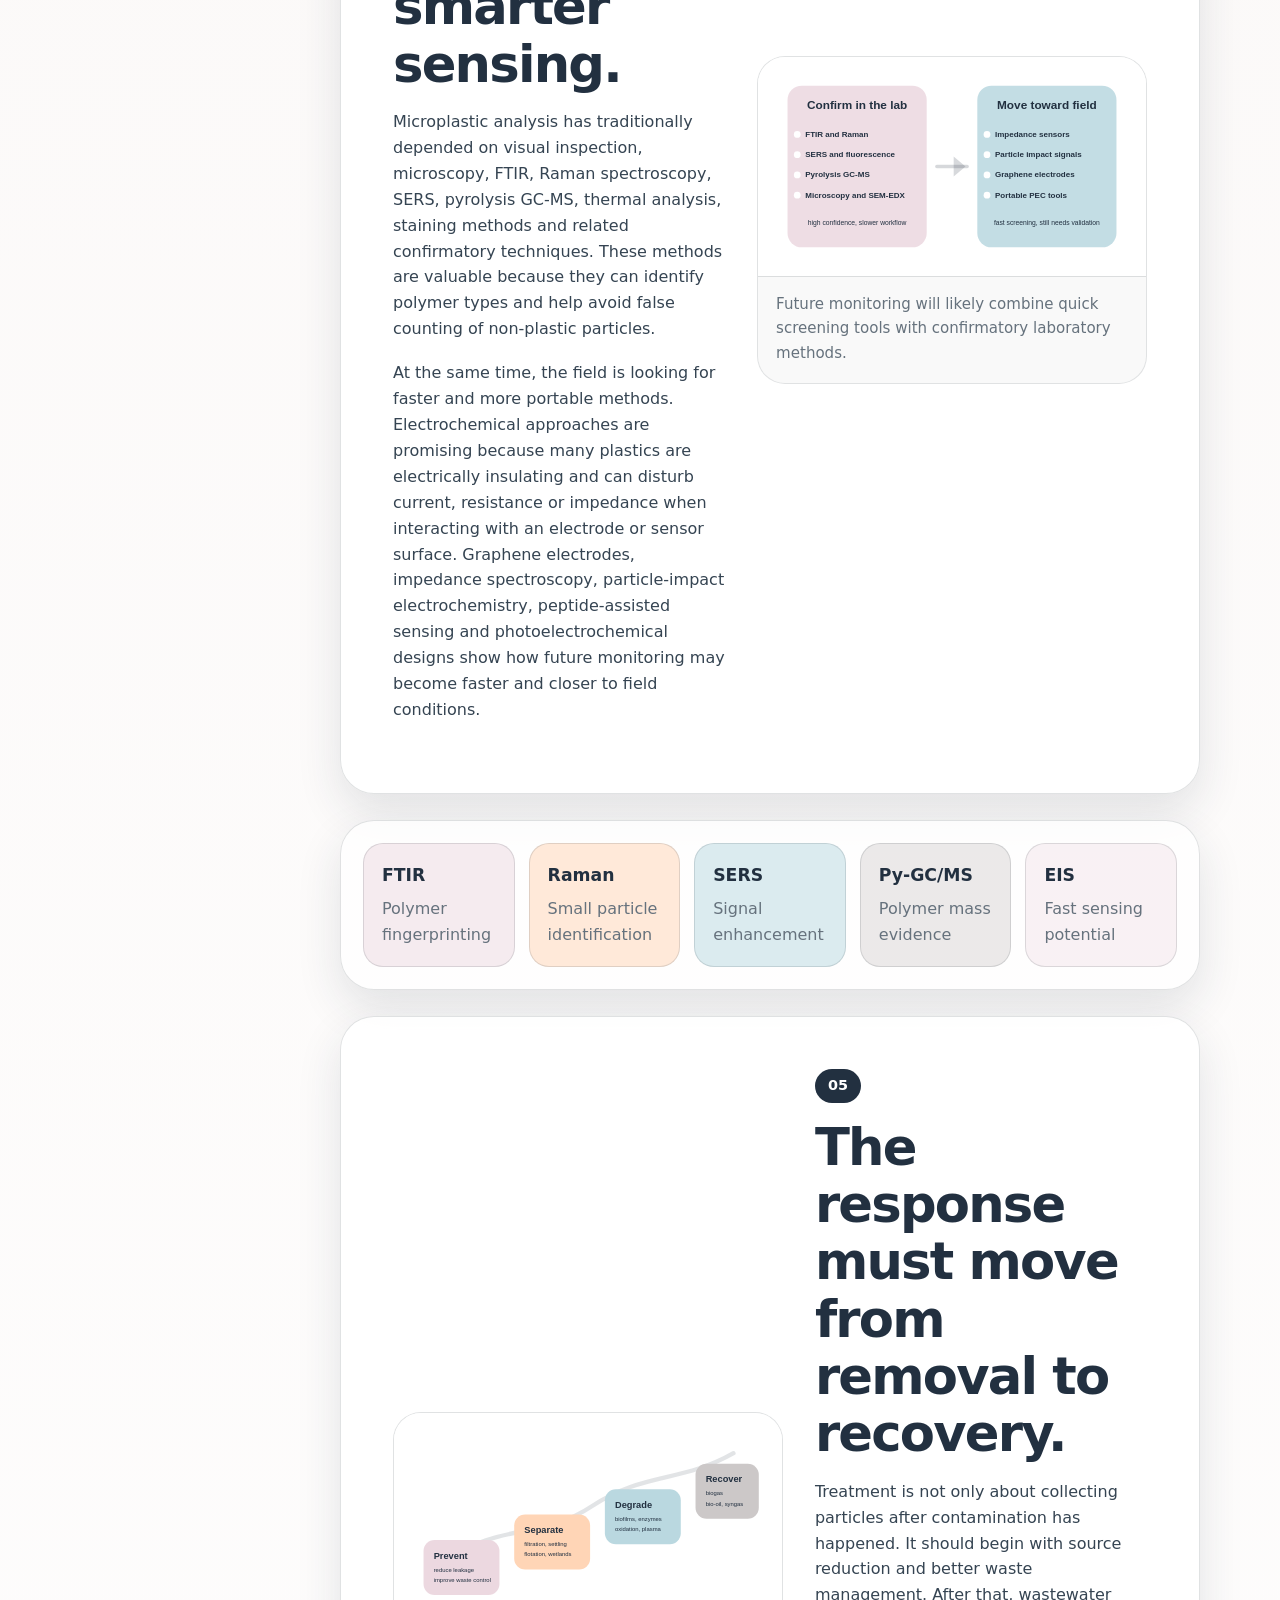
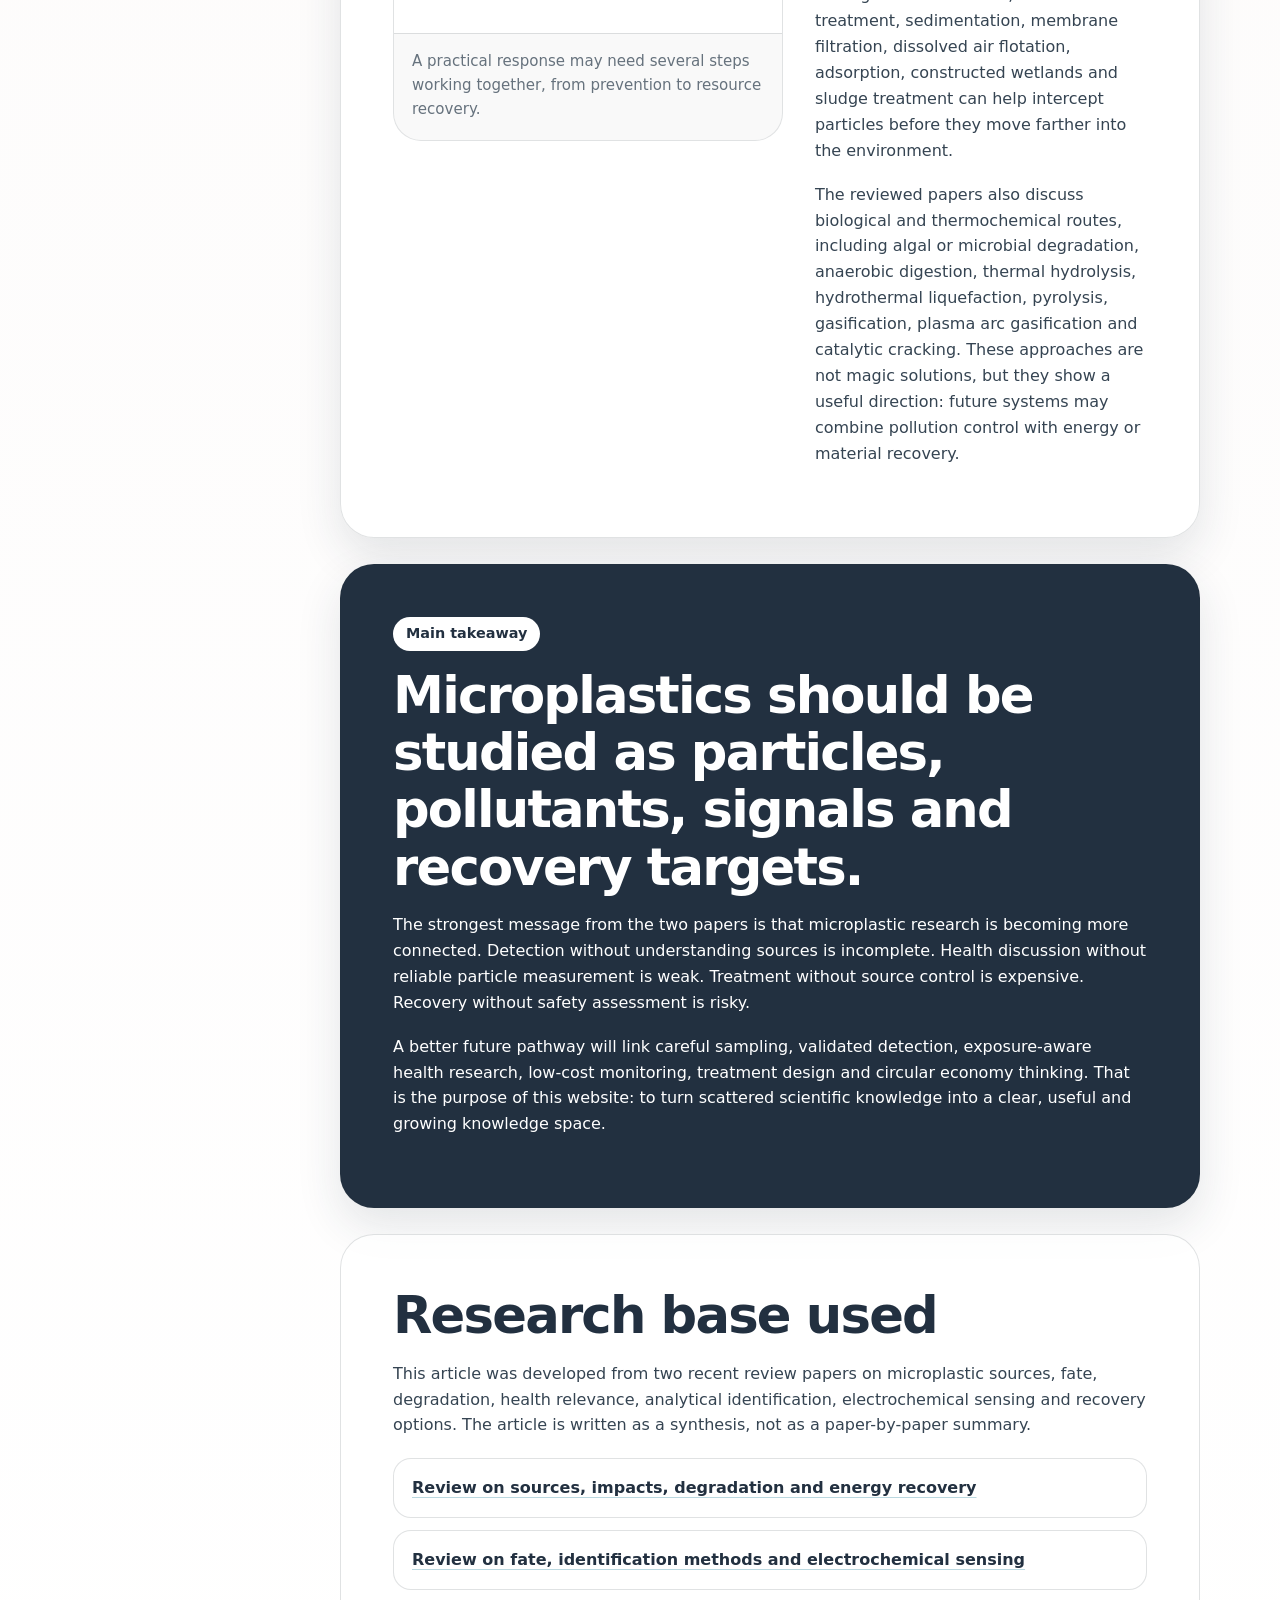
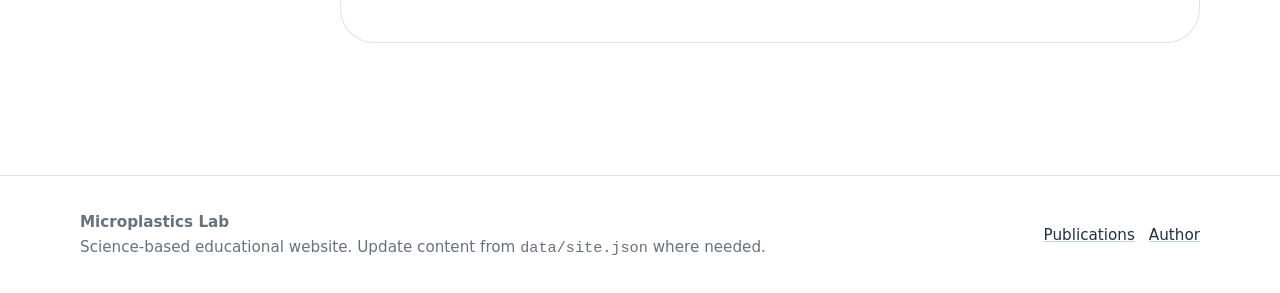
<file: publication-insight-microplastics.html>
<!doctype html>
<html lang="en">
<head>
  <meta charset="utf-8">
  <meta name="viewport" content="width=device-width, initial-scale=1">
  <title>Microplastics: From Hidden Fragments to Measurable Risk | Microplastics Lab</title>
  <meta name="description" content="A designed web article synthesizing recent microplastic review papers into a readable story on sources, transformation, exposure, detection and recovery.">
  <link rel="stylesheet" href="assets/css/styles.css">
</head>
<body>

<a class="skip-link" href="#content">Skip to content</a>
<header class="site-header">
  <div class="nav-wrap">
    <a class="brand" href="index.html" aria-label="Microplastics website home">
      <span class="brand-mark" aria-hidden="true"></span>
      <span>Microplastics Lab</span>
    </a>
    <button class="nav-toggle" type="button" aria-expanded="false" aria-label="Open navigation">Menu</button>
    <ul class="nav-links">
      <li><a href="index.html">Home</a></li>
      <li><a href="detection.html">Detection</a></li>
      <li><a href="health.html">Health</a></li>
      <li><a href="transformation.html">Transformation</a></li>
      <li><a class="active" href="publications.html">Publications</a></li>
      <li><a href="author.html">Author</a></li>
    </ul>
  </div>
</header>

<main id="content">
  <section class="story-hero">
    <div class="story-hero-copy">
      <span class="kicker">Research article</span>
      <h1>Microplastics: from hidden fragments to measurable risk</h1>
      <p class="lead">A readable synthesis of recent review evidence on how microplastics are formed, transformed, detected, and managed before they become a larger environmental and health concern.</p>
      <div class="article-meta clean">
        <span>Web article</span>
        <span>Science communication</span>
        <span>Updated May 2026</span>
      </div>
    </div>
    <figure class="hero-visual-card">
      <img src="assets/img/article-journey.svg" alt="Conceptual illustration showing the journey of microplastics from sources to transformation, exposure, detection and recovery.">
    </figure>
  </section>

  <section class="story-wrapper">
    <aside class="story-sidebar" aria-label="Article navigation">
      <strong>In this article</strong>
      <a href="#story">The story</a>
      <a href="#sources">Where they come from</a>
      <a href="#transformation">How they change</a>
      <a href="#health">Why health matters</a>
      <a href="#detection">How we detect them</a>
      <a href="#recovery">How we respond</a>
    </aside>

    <article class="story-article">
      <section id="story" class="story-block intro-block">
        <p class="opening-line">Microplastics are often described as tiny plastic particles, but that simple definition hides a much larger story.</p>
        <p>They are not only pieces of waste. They are moving particles, chemical surfaces, carriers of additives, possible exposure agents, and signals that need to be measured carefully. The two review papers used for this article point to one main lesson: microplastic pollution has to be understood as a chain. It begins with production and daily use, continues through environmental breakdown and transport, reaches living organisms through exposure pathways, and finally demands better detection and treatment systems.</p>
        <p>This article does not repeat the paper titles and author lists as a publication card. Instead, it translates the main scientific ideas into a readable web article for students, researchers, and interested readers who want to understand the bigger picture.</p>
      </section>

      <section id="sources" class="story-block split-block">
        <div>
          <span class="section-label">01</span>
          <h2>Microplastics begin as a design, use and waste problem.</h2>
          <p>Most microplastics enter the environment through ordinary human systems. Some are manufactured directly at small size, such as plastic pellets, microbeads and industrial abrasives. Others are created when larger plastics break down into smaller fragments through weathering, sunlight, friction and physical stress.</p>
          <p>The source list is broad. Synthetic textiles release fibres during washing. Tyres and road markings generate abrasion particles. Packaging, bottles, agricultural mulch, sewage sludge, personal care products, fishing gear and marine coatings can all contribute to the microplastic load. Once released, these particles move through wastewater, runoff, rivers, soil, air and marine systems.</p>
        </div>
        <figure class="article-figure">
          <img src="assets/img/article-sources.svg" alt="Visual map of major source streams of microplastics.">
          <figcaption>Conceptual source map prepared for this website, based on the source categories discussed in the reviewed papers.</figcaption>
        </figure>
      </section>

      <section id="transformation" class="story-block split-block reverse">
        <div>
          <span class="section-label">02</span>
          <h2>The environment does not keep microplastics unchanged.</h2>
          <p>After release, microplastics continue to change. Sunlight can trigger photo-oxidation. Waves, road wear and sediment movement can fragment particles. Oxygen, pH, temperature and chemical exposure can alter surfaces. Microorganisms can colonise plastic surfaces and form biofilms, which may change buoyancy, surface charge, hydrophobicity and interaction with other pollutants.</p>
          <p>This ageing process matters because a fresh plastic particle and a weathered particle may not behave in the same way. Weathered surfaces may adsorb metals, organic pollutants or biological material. Smaller particles may travel farther, become more difficult to detect, and may have different biological interaction potential.</p>
        </div>
        <figure class="article-figure">
          <img src="assets/img/article-transformation.svg" alt="Diagram showing sunlight, abrasion, biofilms and chemical interactions that transform microplastics.">
          <figcaption>Transformation is a sequence of physical, chemical and biological changes, not a single event.</figcaption>
        </figure>
      </section>

      <section id="health" class="story-block highlight-block">
        <span class="section-label">03</span>
        <h2>Health risk is linked to exposure, particle properties and uncertainty.</h2>
        <p>Microplastics can reach humans through ingestion, inhalation and, in some situations, contact with contaminated products or environments. The reviewed literature discusses evidence of microplastics in food, water and biological samples, while also showing that health interpretation remains complex. Particle size, shape, polymer type, additives, surface ageing and adsorbed contaminants can all influence potential effects.</p>
        <div class="mini-cards three-cards">
          <div><strong>Ingestion</strong><span>Food, drinking water, seafood and particles moving through the food chain.</span></div>
          <div><strong>Inhalation</strong><span>Airborne fibres and small particles from textiles, tyres and indoor or urban dust.</span></div>
          <div><strong>Interaction</strong><span>Oxidative stress, inflammation, gut effects and contaminant transport are active research concerns.</span></div>
        </div>
        <p>The most responsible message is not to overstate certainty. The concern is serious, but risk assessment still needs better exposure data, standard particle reporting, and stronger links between measured particles and biological outcomes.</p>
      </section>

      <section id="detection" class="story-block split-block">
        <div>
          <span class="section-label">04</span>
          <h2>Detection is moving from visual counting to smarter sensing.</h2>
          <p>Microplastic analysis has traditionally depended on visual inspection, microscopy, FTIR, Raman spectroscopy, SERS, pyrolysis GC-MS, thermal analysis, staining methods and related confirmatory techniques. These methods are valuable because they can identify polymer types and help avoid false counting of non-plastic particles.</p>
          <p>At the same time, the field is looking for faster and more portable methods. Electrochemical approaches are promising because many plastics are electrically insulating and can disturb current, resistance or impedance when interacting with an electrode or sensor surface. Graphene electrodes, impedance spectroscopy, particle-impact electrochemistry, peptide-assisted sensing and photoelectrochemical designs show how future monitoring may become faster and closer to field conditions.</p>
        </div>
        <figure class="article-figure">
          <img src="assets/img/article-detection.svg" alt="Conceptual comparison of laboratory confirmation methods and emerging electrochemical sensing methods.">
          <figcaption>Future monitoring will likely combine quick screening tools with confirmatory laboratory methods.</figcaption>
        </figure>
      </section>

      <section class="story-block method-strip" aria-label="Detection methods summary">
        <div><strong>FTIR</strong><span>Polymer fingerprinting</span></div>
        <div><strong>Raman</strong><span>Small particle identification</span></div>
        <div><strong>SERS</strong><span>Signal enhancement</span></div>
        <div><strong>Py-GC/MS</strong><span>Polymer mass evidence</span></div>
        <div><strong>EIS</strong><span>Fast sensing potential</span></div>
      </section>

      <section id="recovery" class="story-block split-block reverse">
        <div>
          <span class="section-label">05</span>
          <h2>The response must move from removal to recovery.</h2>
          <p>Treatment is not only about collecting particles after contamination has happened. It should begin with source reduction and better waste management. After that, wastewater treatment, sedimentation, membrane filtration, dissolved air flotation, adsorption, constructed wetlands and sludge treatment can help intercept particles before they move farther into the environment.</p>
          <p>The reviewed papers also discuss biological and thermochemical routes, including algal or microbial degradation, anaerobic digestion, thermal hydrolysis, hydrothermal liquefaction, pyrolysis, gasification, plasma arc gasification and catalytic cracking. These approaches are not magic solutions, but they show a useful direction: future systems may combine pollution control with energy or material recovery.</p>
        </div>
        <figure class="article-figure">
          <img src="assets/img/article-recovery.svg" alt="Treatment ladder from prevention and separation to degradation and recovery.">
          <figcaption>A practical response may need several steps working together, from prevention to resource recovery.</figcaption>
        </figure>
      </section>

      <section class="story-block takeaway-block">
        <span class="section-label">Main takeaway</span>
        <h2>Microplastics should be studied as particles, pollutants, signals and recovery targets.</h2>
        <p>The strongest message from the two papers is that microplastic research is becoming more connected. Detection without understanding sources is incomplete. Health discussion without reliable particle measurement is weak. Treatment without source control is expensive. Recovery without safety assessment is risky.</p>
        <p>A better future pathway will link careful sampling, validated detection, exposure-aware health research, low-cost monitoring, treatment design and circular economy thinking. That is the purpose of this website: to turn scattered scientific knowledge into a clear, useful and growing knowledge space.</p>
      </section>

      <section class="story-block source-note-block">
        <h2>Research base used</h2>
        <p>This article was developed from two recent review papers on microplastic sources, fate, degradation, health relevance, analytical identification, electrochemical sensing and recovery options. The article is written as a synthesis, not as a paper-by-paper summary.</p>
        <div class="source-links">
          <a href="https://doi.org/10.1016/j.pce.2026.104323" target="_blank" rel="noopener">Review on sources, impacts, degradation and energy recovery</a>
          <a href="https://doi.org/10.1039/d5ra09062h" target="_blank" rel="noopener">Review on fate, identification methods and electrochemical sensing</a>
        </div>
      </section>
    </article>
  </section>
</main>

<footer class="site-footer">
  <div class="footer-inner">
    <div>
      <strong>Microplastics Lab</strong><br>
      Science-based educational website. Update content from <code>data/site.json</code> where needed.
    </div>
    <div class="footer-links">
      <a href="publications.html">Publications</a>
      <a href="author.html">Author</a>
    </div>
  </div>
</footer>
<script src="assets/js/main.js"></script>

</body>
</html>
</file>
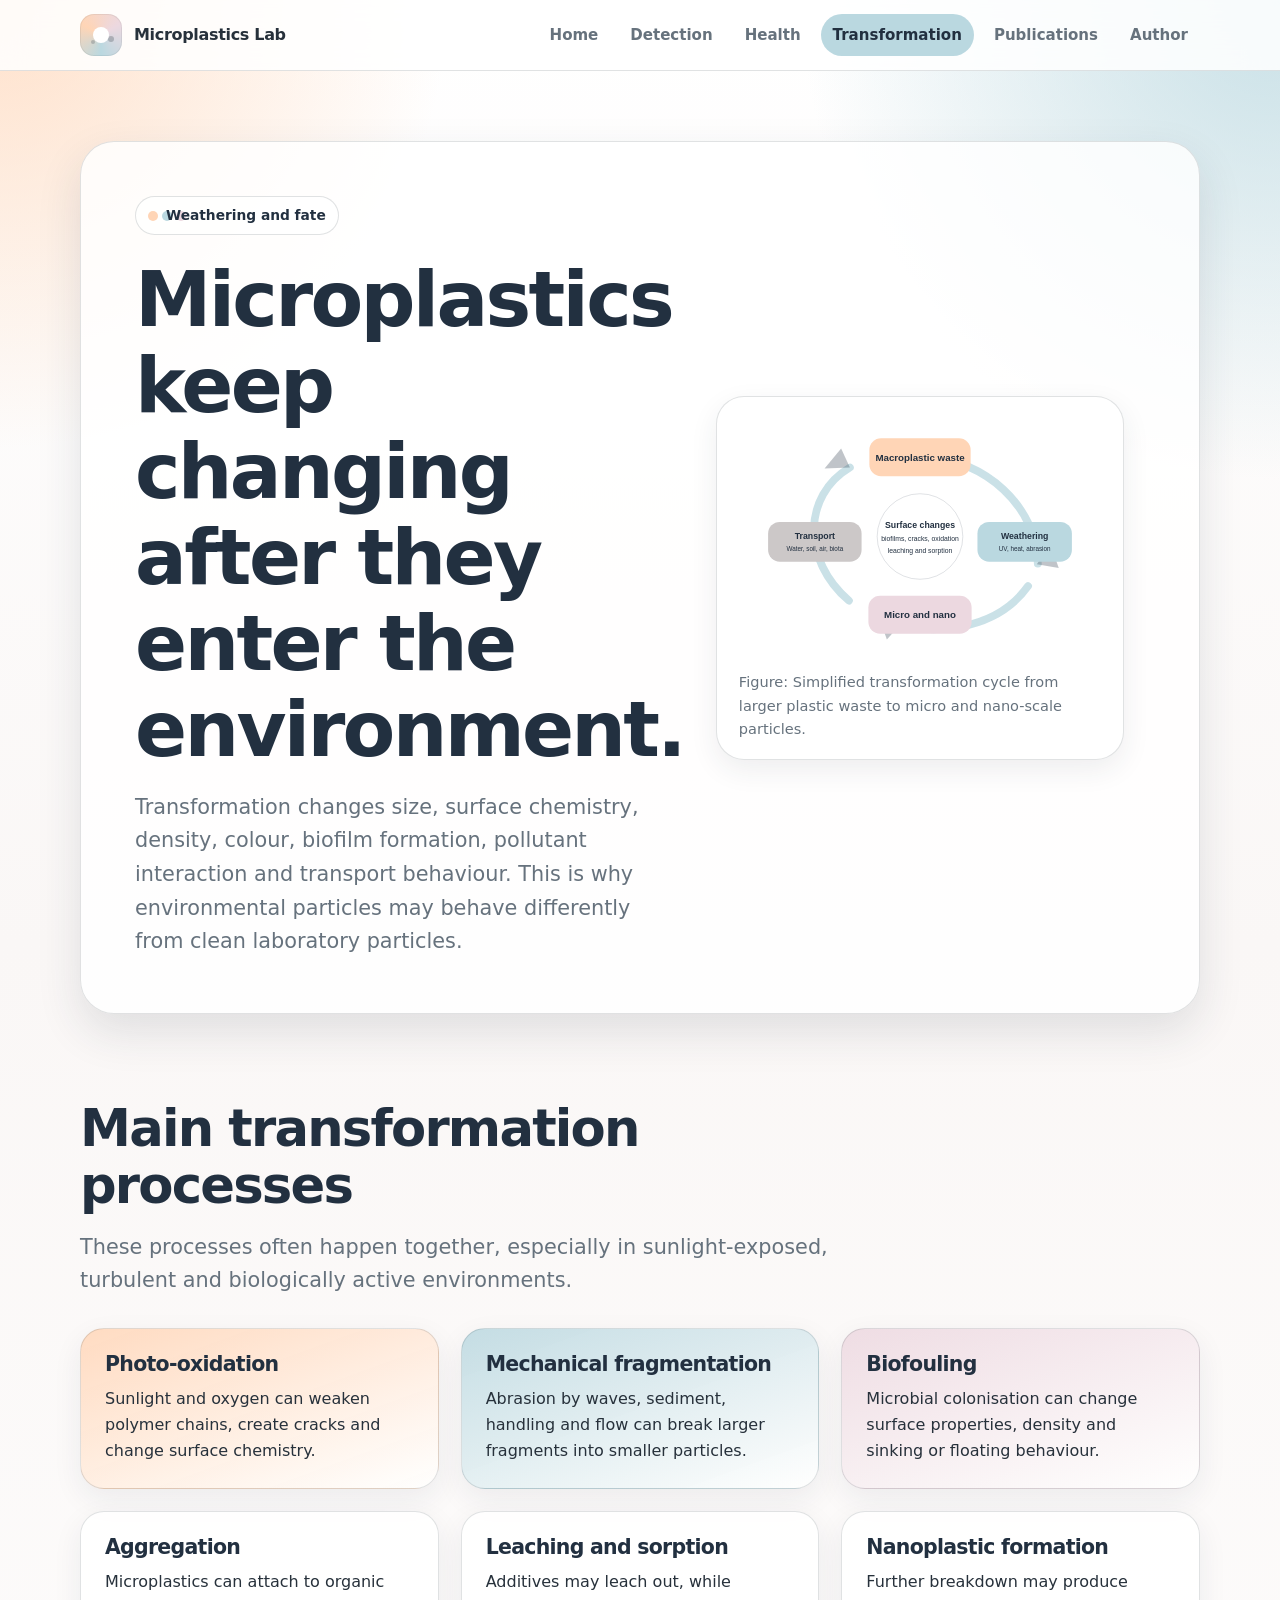
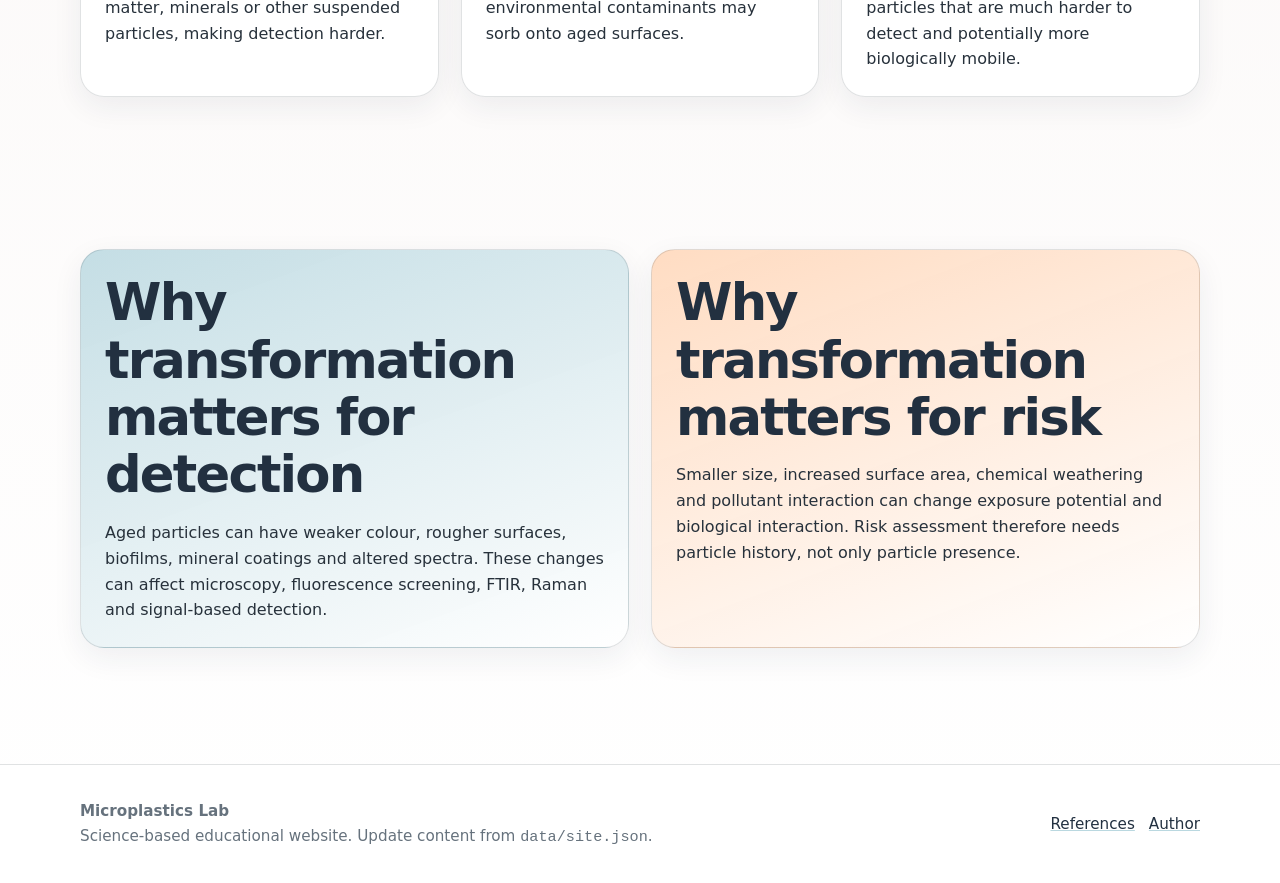
<file: transformation.html>
<!doctype html>
<html lang="en">
<head>
  <meta charset="utf-8">
  <meta name="viewport" content="width=device-width, initial-scale=1">
  <title>Transformation Pathways | Microplastics Lab</title>
  <meta name="description" content="Scientific explanation of microplastic weathering, migration and transformation pathways.">
  <link rel="stylesheet" href="assets/css/styles.css">
</head>
<body>

<a class="skip-link" href="#content">Skip to content</a>
<header class="site-header">
  <div class="nav-wrap">
    <a class="brand" href="index.html" aria-label="Microplastics website home">
      <span class="brand-mark" aria-hidden="true"></span>
      <span>Microplastics Lab</span>
    </a>
    <button class="nav-toggle" type="button" aria-expanded="false" aria-label="Open navigation">Menu</button>
    <ul class="nav-links">
      <li><a href="index.html">Home</a></li>
      <li><a href="detection.html">Detection</a></li>
      <li><a href="health.html">Health</a></li>
      <li><a href="transformation.html">Transformation</a></li>
      <li><a href="publications.html">Publications</a></li>
      <li><a href="author.html">Author</a></li>
    </ul>
  </div>
</header>


<main id="content">
  <section class="page-hero">
    <div class="page-hero-inner">
      <div>
        <span class="kicker">Weathering and fate</span>
        <h1>Microplastics keep changing after they enter the environment.</h1>
        <p class="lead">Transformation changes size, surface chemistry, density, colour, biofilm formation, pollutant interaction and transport behaviour. This is why environmental particles may behave differently from clean laboratory particles.</p>
      </div>
      <div class="figure-panel">
        <img src="assets/img/transformation-cycle.svg" alt="Microplastic transformation cycle diagram">
        <div class="figure-caption">Figure: Simplified transformation cycle from larger plastic waste to micro and nano-scale particles.</div>
      </div>
    </div>
  </section>

  <section class="section tight">
    <div class="section-head">
      <h2>Main transformation processes</h2>
      <p class="lead">These processes often happen together, especially in sunlight-exposed, turbulent and biologically active environments.</p>
    </div>
    <div class="grid three">
      <article class="card accent-b"><h3>Photo-oxidation</h3><p>Sunlight and oxygen can weaken polymer chains, create cracks and change surface chemistry.</p></article>
      <article class="card accent-a"><h3>Mechanical fragmentation</h3><p>Abrasion by waves, sediment, handling and flow can break larger fragments into smaller particles.</p></article>
      <article class="card accent-c"><h3>Biofouling</h3><p>Microbial colonisation can change surface properties, density and sinking or floating behaviour.</p></article>
      <article class="card"><h3>Aggregation</h3><p>Microplastics can attach to organic matter, minerals or other suspended particles, making detection harder.</p></article>
      <article class="card"><h3>Leaching and sorption</h3><p>Additives may leach out, while environmental contaminants may sorb onto aged surfaces.</p></article>
      <article class="card"><h3>Nanoplastic formation</h3><p>Further breakdown may produce particles that are much harder to detect and potentially more biologically mobile.</p></article>
    </div>
  </section>

  <section class="section">
    <div class="grid two">
      <div class="card accent-a">
        <h2>Why transformation matters for detection</h2>
        <p>Aged particles can have weaker colour, rougher surfaces, biofilms, mineral coatings and altered spectra. These changes can affect microscopy, fluorescence screening, FTIR, Raman and signal-based detection.</p>
      </div>
      <div class="card accent-b">
        <h2>Why transformation matters for risk</h2>
        <p>Smaller size, increased surface area, chemical weathering and pollutant interaction can change exposure potential and biological interaction. Risk assessment therefore needs particle history, not only particle presence.</p>
      </div>
    </div>
  </section>
</main>

<footer class="site-footer">
  <div class="footer-inner">
    <div>
      <strong>Microplastics Lab</strong><br>
      Science-based educational website. Update content from <code>data/site.json</code>.
    </div>
    <div class="footer-links">
      <a href="publications.html">References</a>
      <a href="author.html">Author</a>
    </div>
  </div>
</footer>
<script src="assets/js/main.js"></script>

</body>
</html>
</file>
<file: assets/css/styles.css>
:root {
  --blush: #ecd8e0;
  --peach: #ffd5b6;
  --aqua: #bad8e0;
  --white: #ffffff;
  --stone: #ccc8c8;
  --ink: #27313b;
  --muted: #66727d;
  --deep: #223040;
  --line: rgba(39, 49, 59, 0.14);
  --shadow: 0 18px 45px rgba(34, 48, 64, 0.12);
  --radius: 24px;
  --radius-sm: 14px;
  --max: 1160px;
}

* { box-sizing: border-box; }
html { scroll-behavior: smooth; }
body {
  margin: 0;
  font-family: Inter, ui-sans-serif, system-ui, -apple-system, BlinkMacSystemFont, "Segoe UI", Arial, sans-serif;
  color: var(--ink);
  background:
    radial-gradient(circle at top left, rgba(255, 213, 182, 0.72), transparent 28rem),
    radial-gradient(circle at top right, rgba(186, 216, 224, 0.8), transparent 30rem),
    linear-gradient(180deg, #ffffff 0%, #faf7f6 38%, #ffffff 100%);
  line-height: 1.62;
}

a { color: inherit; }
img { max-width: 100%; display: block; }

.skip-link {
  position: absolute;
  left: -999px;
  top: 10px;
  background: var(--deep);
  color: white;
  padding: 10px 14px;
  border-radius: 10px;
  z-index: 999;
}
.skip-link:focus { left: 10px; }

.site-header {
  position: sticky;
  top: 0;
  z-index: 40;
  background: rgba(255, 255, 255, 0.86);
  backdrop-filter: blur(16px);
  border-bottom: 1px solid var(--line);
}

.nav-wrap {
  max-width: var(--max);
  margin: 0 auto;
  padding: 14px 20px;
  display: flex;
  align-items: center;
  justify-content: space-between;
  gap: 20px;
}

.brand {
  display: inline-flex;
  align-items: center;
  gap: 12px;
  font-weight: 780;
  text-decoration: none;
  letter-spacing: -0.02em;
}
.brand-mark {
  width: 42px;
  height: 42px;
  border-radius: 14px;
  background: conic-gradient(from 180deg, var(--aqua), var(--peach), var(--blush), var(--aqua));
  position: relative;
  box-shadow: inset 0 0 0 1px rgba(39, 49, 59, 0.08);
}
.brand-mark:after {
  content: "";
  position: absolute;
  width: 16px;
  height: 16px;
  border-radius: 50%;
  background: var(--white);
  top: 13px;
  left: 13px;
  box-shadow: 10px 4px 0 -5px rgba(39, 49, 59, 0.25), -8px 7px 0 -6px rgba(39, 49, 59, 0.22);
}

.nav-toggle {
  display: none;
  border: 1px solid var(--line);
  background: var(--white);
  border-radius: 12px;
  padding: 9px 12px;
  cursor: pointer;
  font-weight: 650;
}

.nav-links {
  display: flex;
  align-items: center;
  gap: 8px;
  list-style: none;
  margin: 0;
  padding: 0;
}
.nav-links a {
  display: inline-block;
  padding: 9px 12px;
  text-decoration: none;
  color: var(--muted);
  font-weight: 650;
  font-size: 0.94rem;
  border-radius: 999px;
}
.nav-links a:hover,
.nav-links a.active {
  background: var(--aqua);
  color: var(--deep);
}

main { min-height: 70vh; }
.section {
  max-width: var(--max);
  margin: 0 auto;
  padding: 76px 20px;
}
.section.tight { padding-top: 44px; }
.grid {
  display: grid;
  gap: 22px;
}
.grid.two { grid-template-columns: repeat(2, minmax(0, 1fr)); }
.grid.three { grid-template-columns: repeat(3, minmax(0, 1fr)); }
.grid.four { grid-template-columns: repeat(4, minmax(0, 1fr)); }

.hero {
  max-width: var(--max);
  margin: 0 auto;
  padding: 86px 20px 70px;
  display: grid;
  grid-template-columns: 1.03fr 0.97fr;
  gap: 42px;
  align-items: center;
}
.kicker {
  display: inline-flex;
  align-items: center;
  gap: 8px;
  padding: 7px 12px;
  border: 1px solid var(--line);
  border-radius: 999px;
  background: rgba(255, 255, 255, 0.74);
  color: var(--deep);
  font-size: 0.86rem;
  font-weight: 740;
}
.kicker:before {
  content: "";
  width: 10px;
  height: 10px;
  border-radius: 50%;
  background: var(--peach);
  box-shadow: 14px 0 0 var(--aqua), 28px 0 0 var(--blush);
}

h1, h2, h3, h4 {
  line-height: 1.12;
  letter-spacing: -0.035em;
  color: var(--deep);
}
h1 {
  font-size: clamp(2.55rem, 6vw, 5.4rem);
  margin: 22px 0 18px;
}
h2 {
  font-size: clamp(2rem, 4vw, 3.35rem);
  margin: 0 0 16px;
}
h3 {
  font-size: 1.28rem;
  margin: 0 0 10px;
}
p { margin: 0 0 18px; }
.lead {
  font-size: clamp(1.05rem, 2vw, 1.3rem);
  color: var(--muted);
  max-width: 68ch;
}
.section-head {
  max-width: 790px;
  margin-bottom: 30px;
}
.section-head.center {
  text-align: center;
  margin-left: auto;
  margin-right: auto;
}

.cta-row {
  display: flex;
  gap: 12px;
  flex-wrap: wrap;
  margin-top: 28px;
}
.button {
  display: inline-flex;
  align-items: center;
  justify-content: center;
  gap: 8px;
  padding: 13px 18px;
  border-radius: 999px;
  text-decoration: none;
  border: 1px solid var(--line);
  font-weight: 760;
  transition: transform .2s ease, box-shadow .2s ease, background .2s ease;
}
.button.primary { background: var(--deep); color: white; border-color: var(--deep); }
.button.secondary { background: rgba(255, 255, 255, .78); color: var(--deep); }
.button:hover { transform: translateY(-2px); box-shadow: var(--shadow); }

.hero-card {
  position: relative;
  background: rgba(255, 255, 255, 0.82);
  border: 1px solid var(--line);
  border-radius: 34px;
  padding: 26px;
  box-shadow: var(--shadow);
  overflow: hidden;
}
.hero-card:before {
  content: "";
  position: absolute;
  width: 270px;
  height: 270px;
  right: -70px;
  top: -90px;
  background: var(--blush);
  border-radius: 50%;
  opacity: 0.7;
}
.hero-card > * { position: relative; }
.metric-grid {
  display: grid;
  grid-template-columns: repeat(2, minmax(0, 1fr));
  gap: 14px;
  margin-top: 20px;
}
.metric {
  background: rgba(255,255,255,0.76);
  border: 1px solid var(--line);
  border-radius: 20px;
  padding: 18px;
}
.metric strong {
  display: block;
  font-size: 1.4rem;
  color: var(--deep);
  margin-bottom: 4px;
}
.metric span { color: var(--muted); font-size: 0.94rem; }

.card {
  background: rgba(255, 255, 255, 0.84);
  border: 1px solid var(--line);
  border-radius: var(--radius);
  padding: 24px;
  box-shadow: 0 10px 30px rgba(34, 48, 64, 0.07);
}
.card.accent-a { background: linear-gradient(160deg, rgba(186,216,224,.85), rgba(255,255,255,.84)); }
.card.accent-b { background: linear-gradient(160deg, rgba(255,213,182,.83), rgba(255,255,255,.86)); }
.card.accent-c { background: linear-gradient(160deg, rgba(236,216,224,.86), rgba(255,255,255,.86)); }
.card p:last-child { margin-bottom: 0; }
.tag {
  display: inline-block;
  margin: 0 6px 8px 0;
  padding: 6px 10px;
  border-radius: 999px;
  background: rgba(186, 216, 224, .54);
  border: 1px solid var(--line);
  font-size: 0.86rem;
  font-weight: 700;
  color: var(--deep);
}

.page-hero {
  max-width: var(--max);
  margin: 0 auto;
  padding: 70px 20px 42px;
}
.page-hero-inner {
  background: rgba(255,255,255,.82);
  border: 1px solid var(--line);
  border-radius: 34px;
  padding: clamp(28px, 5vw, 54px);
  box-shadow: var(--shadow);
  display: grid;
  grid-template-columns: 1.05fr .95fr;
  gap: 32px;
  align-items: center;
}
.page-hero .lead { margin-bottom: 0; }

.figure-panel {
  background: var(--white);
  border: 1px solid var(--line);
  border-radius: 28px;
  padding: 18px;
  box-shadow: 0 10px 28px rgba(34, 48, 64, 0.08);
}
.figure-caption {
  color: var(--muted);
  font-size: 0.91rem;
  padding: 12px 4px 0;
}

.workflow {
  position: relative;
  display: grid;
  grid-template-columns: repeat(5, minmax(0, 1fr));
  gap: 12px;
}
.step {
  background: rgba(255,255,255,.88);
  border: 1px solid var(--line);
  border-radius: 18px;
  padding: 16px;
  min-height: 132px;
}
.step-num {
  width: 32px;
  height: 32px;
  display: grid;
  place-items: center;
  border-radius: 50%;
  background: var(--deep);
  color: white;
  font-weight: 800;
  margin-bottom: 12px;
}
.step h3 { font-size: 1.04rem; margin-bottom: 7px; }
.step p { color: var(--muted); font-size: 0.93rem; }

.table-wrap {
  overflow-x: auto;
  border-radius: var(--radius);
  border: 1px solid var(--line);
  background: white;
}
table {
  width: 100%;
  border-collapse: collapse;
  min-width: 720px;
}
th, td {
  text-align: left;
  padding: 16px 18px;
  border-bottom: 1px solid var(--line);
  vertical-align: top;
}
th {
  background: var(--aqua);
  color: var(--deep);
  font-size: 0.92rem;
  letter-spacing: .02em;
}
tr:last-child td { border-bottom: none; }
td { color: var(--muted); }
td strong { color: var(--deep); }

.reference-list {
  list-style: none;
  padding: 0;
  margin: 0;
  display: grid;
  gap: 14px;
}
.reference-list li {
  background: white;
  border: 1px solid var(--line);
  border-radius: 18px;
  padding: 18px;
}
.reference-list a {
  color: var(--deep);
  font-weight: 760;
  text-decoration-thickness: 2px;
  text-decoration-color: var(--aqua);
  text-underline-offset: 4px;
}
.reference-list span {
  display: block;
  color: var(--muted);
  margin-top: 6px;
}

.author-box {
  display: grid;
  grid-template-columns: 220px 1fr;
  gap: 26px;
  align-items: start;
}
.avatar {
  width: 220px;
  height: 220px;
  border-radius: 34px;
  background:
    radial-gradient(circle at 30% 30%, var(--peach), transparent 42%),
    radial-gradient(circle at 70% 35%, var(--aqua), transparent 45%),
    radial-gradient(circle at 55% 75%, var(--blush), transparent 45%),
    var(--white);
  border: 1px solid var(--line);
  position: relative;
  overflow: hidden;
}
.avatar:before,
.avatar:after {
  content: "";
  position: absolute;
  border-radius: 999px;
  background: rgba(39,49,59,.12);
}
.avatar:before { width: 74px; height: 74px; top: 54px; left: 72px; }
.avatar:after { width: 134px; height: 72px; bottom: 28px; left: 42px; }

.callout {
  border-left: 6px solid var(--peach);
  padding: 20px 22px;
  border-radius: 0 18px 18px 0;
  background: rgba(255, 213, 182, 0.24);
}
.callout.blue { border-left-color: var(--aqua); background: rgba(186, 216, 224, 0.26); }
.callout.pink { border-left-color: var(--blush); background: rgba(236, 216, 224, 0.34); }

.site-footer {
  border-top: 1px solid var(--line);
  background: rgba(255,255,255,.84);
  margin-top: 40px;
}
.footer-inner {
  max-width: var(--max);
  margin: 0 auto;
  padding: 34px 20px;
  display: grid;
  grid-template-columns: 1fr auto;
  gap: 20px;
  align-items: center;
  color: var(--muted);
  font-size: 0.95rem;
}
.footer-links { display: flex; gap: 14px; flex-wrap: wrap; }
.footer-links a { color: var(--deep); text-decoration-color: var(--aqua); }

.notice {
  font-size: 0.92rem;
  color: var(--muted);
  background: rgba(204, 200, 200, 0.22);
  border: 1px solid var(--line);
  border-radius: 16px;
  padding: 14px 16px;
}

@media (max-width: 920px) {
  .hero,
  .page-hero-inner,
  .grid.two,
  .grid.three,
  .grid.four,
  .author-box {
    grid-template-columns: 1fr;
  }
  .workflow { grid-template-columns: 1fr 1fr; }
  .footer-inner { grid-template-columns: 1fr; }
}

@media (max-width: 720px) {
  .nav-toggle { display: inline-flex; }
  .nav-links {
    position: absolute;
    top: 72px;
    left: 16px;
    right: 16px;
    display: none;
    flex-direction: column;
    align-items: stretch;
    background: rgba(255,255,255,.98);
    border: 1px solid var(--line);
    border-radius: 20px;
    padding: 10px;
    box-shadow: var(--shadow);
  }
  .nav-links.open { display: flex; }
  .nav-links a { border-radius: 14px; }
  .hero { padding-top: 54px; }
  .metric-grid, .workflow { grid-template-columns: 1fr; }
  .section { padding: 54px 18px; }
  .page-hero { padding: 42px 18px 20px; }
  .avatar { width: 180px; height: 180px; }
}


/* Publication insight article */
.featured-article-card {
  display: grid;
  gap: 12px;
  max-width: 880px;
}
.featured-article-card .button { width: fit-content; }
.article-shell {
  max-width: 940px;
  margin: 0 auto;
  padding: 28px 20px 86px;
}
.article-meta {
  display: flex;
  gap: 10px;
  flex-wrap: wrap;
  margin: 22px 0 0;
}
.article-meta span {
  display: inline-flex;
  align-items: center;
  border: 1px solid var(--line);
  background: rgba(255,255,255,.72);
  border-radius: 999px;
  padding: 7px 12px;
  color: var(--muted);
  font-size: .9rem;
  font-weight: 700;
}
.article-body {
  background: rgba(255,255,255,.9);
  border: 1px solid var(--line);
  border-radius: 34px;
  box-shadow: var(--shadow);
  padding: clamp(26px, 5vw, 58px);
}
.article-body h2 {
  font-size: clamp(1.65rem, 3vw, 2.45rem);
  margin-top: 42px;
}
.article-body h2:first-child { margin-top: 0; }
.article-body h3 { margin-top: 24px; }
.article-body p { color: #34414d; }
.article-body .lead { color: var(--muted); }
.insight-grid {
  display: grid;
  grid-template-columns: repeat(3, minmax(0, 1fr));
  gap: 16px;
  margin: 28px 0 22px;
}
.insight-tile {
  border: 1px solid var(--line);
  border-radius: 20px;
  padding: 18px;
  background: linear-gradient(160deg, rgba(236,216,224,.62), rgba(255,255,255,.92));
}
.insight-tile:nth-child(2) { background: linear-gradient(160deg, rgba(255,213,182,.66), rgba(255,255,255,.92)); }
.insight-tile:nth-child(3) { background: linear-gradient(160deg, rgba(186,216,224,.72), rgba(255,255,255,.92)); }
.insight-tile strong {
  display: block;
  color: var(--deep);
  margin-bottom: 6px;
}
.article-note {
  margin: 28px 0;
  padding: 22px;
  border-radius: 24px;
  border: 1px solid var(--line);
  background: rgba(186,216,224,.28);
}
.article-note p:last-child { margin-bottom: 0; }
.source-card {
  display: grid;
  gap: 10px;
}
.source-card a { width: fit-content; }
.key-list {
  padding-left: 22px;
  color: #34414d;
}
.key-list li { margin-bottom: 10px; }
@media (max-width: 920px) {
  .insight-grid { grid-template-columns: 1fr; }
}


/* Redesigned publication story article */
.story-hero {
  max-width: var(--max);
  margin: 0 auto;
  padding: 78px 20px 46px;
  display: grid;
  grid-template-columns: minmax(0, 1.02fr) minmax(360px, .98fr);
  gap: 36px;
  align-items: center;
}
.story-hero h1 {
  max-width: 10.5ch;
}
.story-hero-copy .lead {
  max-width: 56ch;
}
.hero-visual-card {
  margin: 0;
  border-radius: 38px;
  overflow: hidden;
  border: 1px solid var(--line);
  box-shadow: var(--shadow);
  background: white;
}
.article-meta.clean span {
  background: rgba(255,255,255,.8);
}
.story-wrapper {
  max-width: var(--max);
  margin: 0 auto;
  padding: 20px 20px 92px;
  display: grid;
  grid-template-columns: 230px minmax(0, 1fr);
  gap: 30px;
  align-items: start;
}
.story-sidebar {
  position: sticky;
  top: 98px;
  display: grid;
  gap: 8px;
  padding: 18px;
  border: 1px solid var(--line);
  border-radius: 24px;
  background: rgba(255,255,255,.86);
  box-shadow: 0 10px 26px rgba(34,48,64,.06);
}
.story-sidebar strong {
  margin-bottom: 4px;
  color: var(--deep);
}
.story-sidebar a {
  color: var(--muted);
  text-decoration: none;
  font-weight: 700;
  padding: 8px 10px;
  border-radius: 12px;
}
.story-sidebar a:hover {
  color: var(--deep);
  background: rgba(186,216,224,.38);
}
.story-article {
  display: grid;
  gap: 26px;
}
.story-block {
  border: 1px solid var(--line);
  border-radius: 34px;
  background: rgba(255,255,255,.9);
  box-shadow: var(--shadow);
  padding: clamp(26px, 4.8vw, 52px);
}
.story-block p {
  color: #354452;
}
.intro-block {
  background:
    radial-gradient(circle at 95% 10%, rgba(186,216,224,.42), transparent 210px),
    radial-gradient(circle at 5% 95%, rgba(255,213,182,.38), transparent 220px),
    rgba(255,255,255,.92);
}
.opening-line {
  font-size: clamp(1.35rem, 2.3vw, 2rem);
  line-height: 1.35;
  color: var(--deep) !important;
  font-weight: 800;
  letter-spacing: -.025em;
}
.split-block {
  display: grid;
  grid-template-columns: minmax(0, .92fr) minmax(320px, 1.08fr);
  gap: 32px;
  align-items: center;
}
.split-block.reverse {
  grid-template-columns: minmax(320px, 1.08fr) minmax(0, .92fr);
}
.split-block.reverse > div { order: 2; }
.split-block.reverse > figure { order: 1; }
.section-label {
  display: inline-flex;
  align-items: center;
  justify-content: center;
  min-width: 44px;
  height: 34px;
  padding: 0 13px;
  border-radius: 999px;
  background: var(--deep);
  color: white;
  font-weight: 850;
  font-size: .9rem;
  margin-bottom: 16px;
}
.article-figure {
  margin: 0;
  background: white;
  border: 1px solid var(--line);
  border-radius: 28px;
  overflow: hidden;
}
.article-figure img {
  width: 100%;
  height: auto;
}
.article-figure figcaption {
  color: var(--muted);
  padding: 15px 18px 18px;
  font-size: .94rem;
  border-top: 1px solid var(--line);
  background: rgba(204,200,200,.12);
}
.highlight-block {
  background:
    linear-gradient(135deg, rgba(236,216,224,.7), rgba(255,255,255,.86) 46%, rgba(186,216,224,.48)),
    white;
}
.mini-cards {
  display: grid;
  gap: 16px;
  margin: 26px 0;
}
.three-cards {
  grid-template-columns: repeat(3, minmax(0, 1fr));
}
.mini-cards div {
  border: 1px solid var(--line);
  border-radius: 22px;
  padding: 20px;
  background: rgba(255,255,255,.72);
}
.mini-cards strong,
.method-strip strong {
  display: block;
  color: var(--deep);
  font-size: 1.08rem;
  margin-bottom: 6px;
}
.mini-cards span,
.method-strip span {
  color: var(--muted);
}
.method-strip {
  display: grid;
  grid-template-columns: repeat(5, minmax(0, 1fr));
  gap: 14px;
  padding: 22px;
  background: rgba(255,255,255,.74);
}
.method-strip div {
  padding: 18px;
  border-radius: 20px;
  border: 1px solid var(--line);
  background: white;
}
.method-strip div:nth-child(1) { background: rgba(236,216,224,.52); }
.method-strip div:nth-child(2) { background: rgba(255,213,182,.52); }
.method-strip div:nth-child(3) { background: rgba(186,216,224,.52); }
.method-strip div:nth-child(4) { background: rgba(204,200,200,.38); }
.method-strip div:nth-child(5) { background: rgba(236,216,224,.34); }
.takeaway-block {
  background: var(--deep);
  color: white;
}
.takeaway-block h2,
.takeaway-block p {
  color: white !important;
}
.takeaway-block .section-label {
  background: white;
  color: var(--deep);
}
.source-note-block {
  box-shadow: none;
  background: rgba(255,255,255,.72);
}
.source-links {
  display: grid;
  gap: 12px;
  margin-top: 20px;
}
.source-links a {
  display: block;
  padding: 16px 18px;
  border-radius: 18px;
  border: 1px solid var(--line);
  background: white;
  color: var(--deep);
  font-weight: 800;
  text-decoration-color: var(--aqua);
  text-underline-offset: 4px;
}
@media (max-width: 980px) {
  .story-hero,
  .story-wrapper,
  .split-block,
  .split-block.reverse,
  .three-cards,
  .method-strip {
    grid-template-columns: 1fr;
  }
  .split-block.reverse > div,
  .split-block.reverse > figure { order: initial; }
  .story-sidebar {
    position: static;
    grid-template-columns: repeat(2, minmax(0, 1fr));
  }
  .story-sidebar strong { grid-column: 1 / -1; }
}
@media (max-width: 620px) {
  .story-hero { padding-top: 48px; }
  .story-hero h1 { max-width: none; }
  .story-wrapper { padding-left: 16px; padding-right: 16px; }
  .story-block { border-radius: 26px; }
  .story-sidebar { display: none; }
}
</file>
